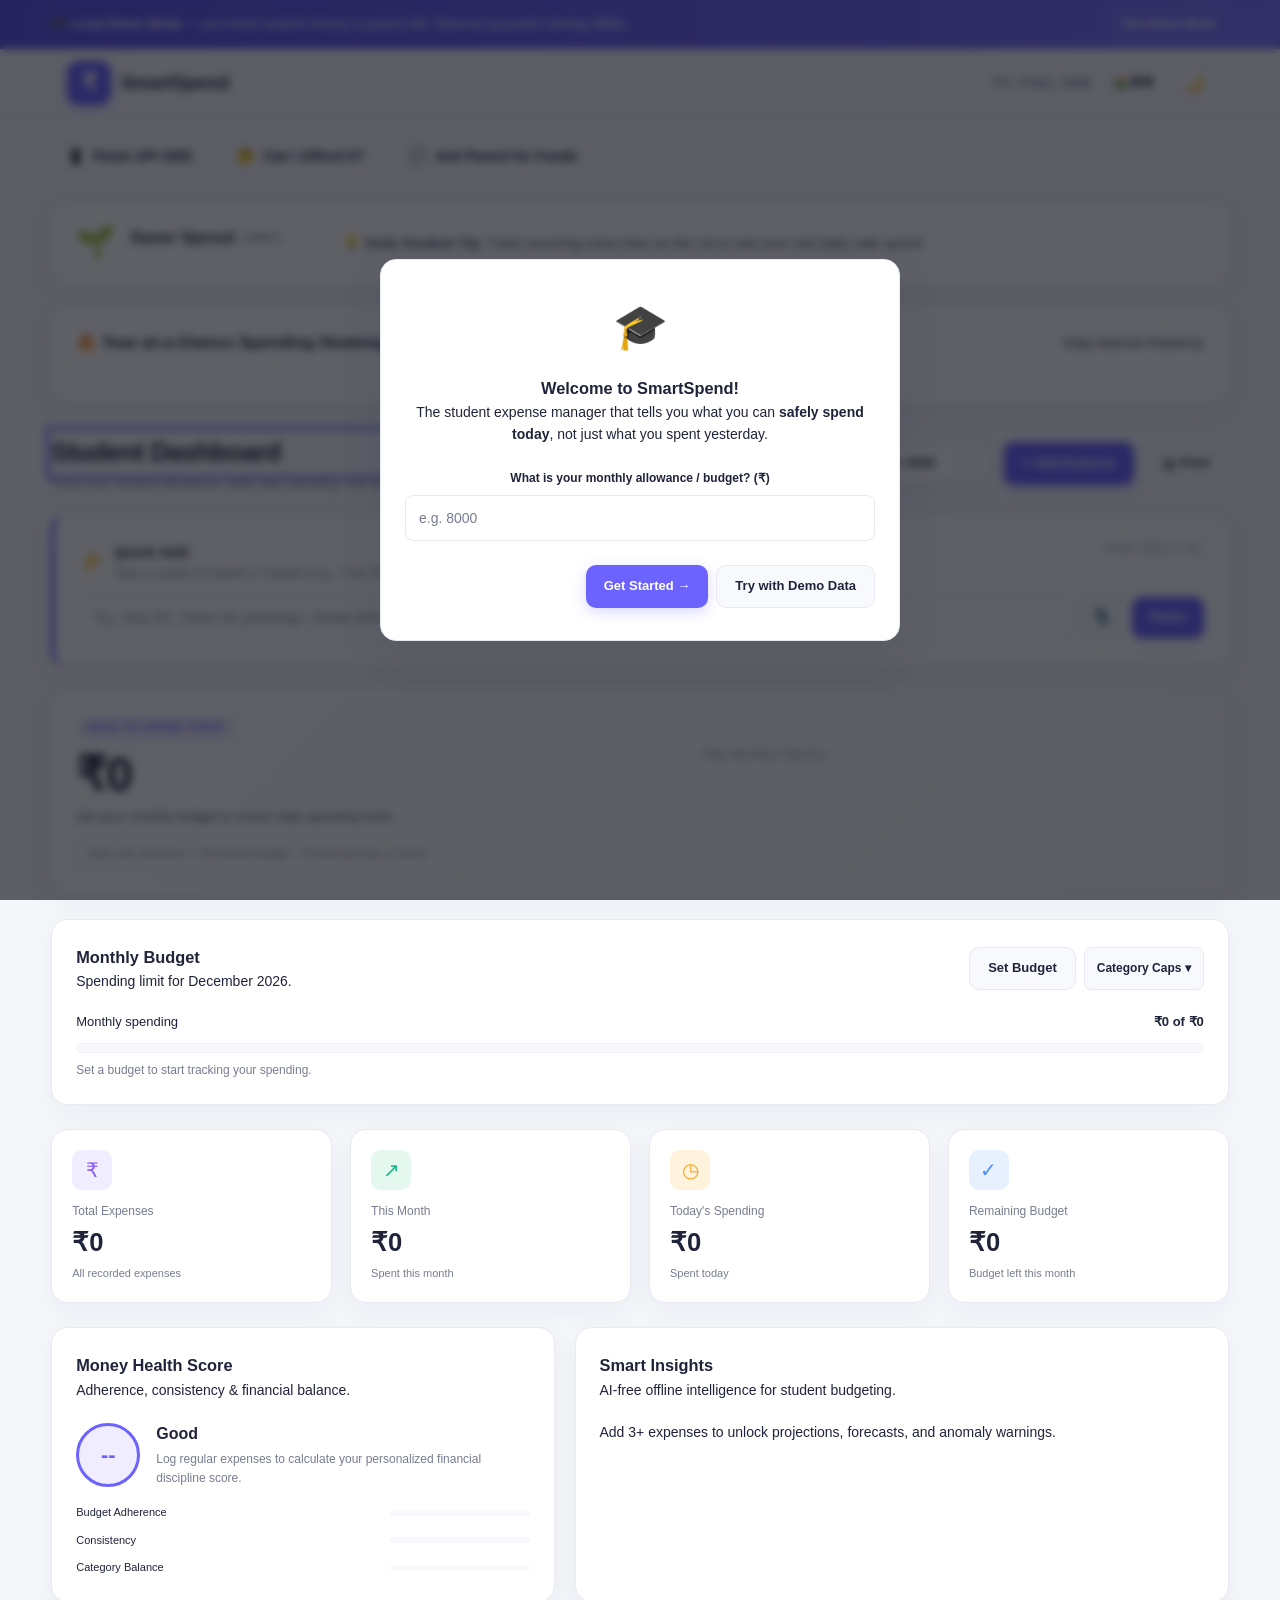
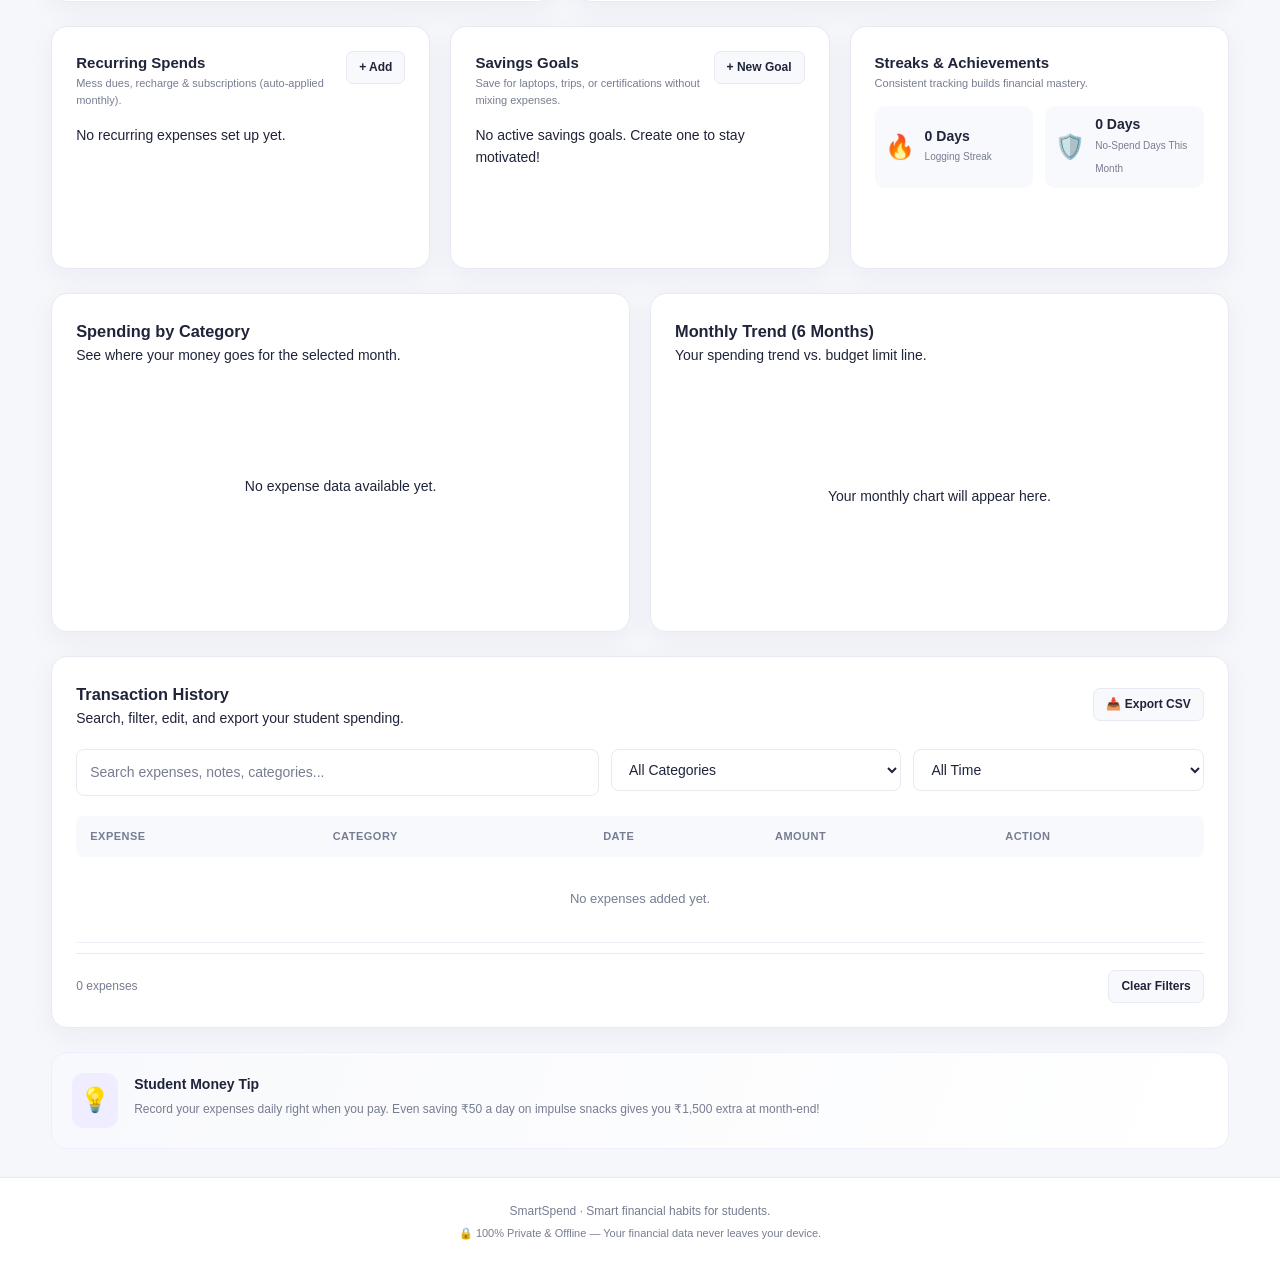
<file: index.html>
<!DOCTYPE html>
<html lang="en">
<head>
    <meta charset="UTF-8">
    <meta name="viewport" content="width=device-width, initial-scale=1.0">
    <meta name="description" content="SmartSpend - Student Expense Manager for B.Tech students. Safe-to-Spend daily allowance, voice quick-add, offline insights, and budgeting.">
    <meta name="theme-color" content="#6c63ff">
    <meta name="apple-mobile-web-app-capable" content="yes">
    <meta name="apple-mobile-web-app-status-bar-style" content="default">
    <meta name="apple-mobile-web-app-title" content="SmartSpend">
    <meta http-equiv="Content-Security-Policy" content="default-src 'self' 'unsafe-inline' https://www.gstatic.com https://*.firebaseio.com https://*.googleapis.com data: blob:; script-src 'self' 'unsafe-inline' https://www.gstatic.com; style-src 'self' 'unsafe-inline'; font-src 'self'; img-src 'self' data: https:; connect-src 'self' https://*.googleapis.com https://*.firebaseio.com wss://*.firebaseio.com;">

    <title>SmartSpend — Student Expense & Budget Manager</title>

    <link rel="manifest" href="manifest.webmanifest">
    <link rel="icon" type="image/svg+xml" href="icons/icon.svg">

    <!-- Inline script to set theme immediately without flashing -->
    <script>
        (function() {
            try {
                var raw = localStorage.getItem('smartSpend.v2');
                if (raw) {
                    var parsed = JSON.parse(raw);
                    var theme = (parsed && parsed.settings && parsed.settings.theme) || 'system';
                    if (theme === 'system') {
                        theme = (window.matchMedia && window.matchMedia('(prefers-color-scheme: dark)').matches) ? 'dark' : 'light';
                    }
                    document.documentElement.setAttribute('data-theme', theme);
                }
            } catch (e) {}
        })();
    </script>

    <!-- External CSS -->
    <link rel="stylesheet" href="style.css">

    <!-- Firebase Config (null by default; switches to cloud mode when populated) -->
    <script src="firebase-config.js"></script>

    <!-- Modular Vanilla JS files loaded in dependency order with defer -->
    <script defer src="js/constants.js"></script>
    <script defer src="js/utils.js"></script>
    <script defer src="js/i18n.js"></script>
    <script defer src="js/storage.js"></script>
    <script defer src="js/insights.js"></script>
    <script defer src="js/parser.js"></script>
    <script defer src="js/charts.js"></script>
    <script defer src="js/ui.js"></script>
    <script defer src="js/demo.js"></script>
    <script defer src="js/adapters/local.js"></script>
    <script defer src="js/adapters/firebase.js"></script>
    <script defer src="js/repo.js"></script>
    <script defer src="js/auth.js"></script>
    <script defer src="js/router.js"></script>
    <script defer src="js/features/upi-parser.js"></script>
    <script defer src="js/features/requests.js"></script>
    <script defer src="js/features/challenges.js"></script>
    <script defer src="js/features/alerts.js"></script>
    <script defer src="js/features/heatmap.js"></script>
    <script defer src="js/features/whatif.js"></script>
    <script defer src="js/features/xp.js"></script>
    <script defer src="js/features/goal-matching.js"></script>
    <script defer src="js/views/auth-view.js"></script>
    <script defer src="js/views/student-view.js"></script>
    <script defer src="js/views/parent-view.js"></script>
    <script defer src="js/views/child-detail-view.js"></script>
    <script defer src="js/views/settings-view.js"></script>
    <script defer src="script.js"></script>
</head>

<body>
    <noscript>
        <div class="noscript-banner">
            ⚠️ SmartSpend requires JavaScript to track student expenses, daily allowances, and smart insights. Please enable JavaScript in your browser.
        </div>
    </noscript>

    <!-- Demo Mode Active Banner -->
    <div id="demoBanner" class="demo-banner" hidden>
        <div class="container demo-banner-content">
            <span>🎮 <strong>Local Demo Mode</strong> — pre-linked student (Aarav) &amp; parent (Mr. Sharma) accounts running offline.</span>
            <button type="button" class="btn btn-sm btn-outline-light" id="exitDemoBtn">Exit Demo Mode</button>
        </div>
    </div>

    <!-- Parent Monitoring Transparent Banner (shown only when student is linked with a parent) -->
    <div id="parentMonitoringBanner" class="parent-monitoring-banner" hidden></div>

    <!-- Global Application Navigation Bar -->
    <nav class="main-navbar" id="mainNavbar">
        <div class="container navbar-content">
            <a href="#/app" class="nav-brand" id="navBrandLogo">
                <span class="logo-icon" aria-hidden="true">₹</span>
                <span>SmartSpend</span>
                <span class="brand-badge" id="navRoleBadge">Student</span>
            </a>

            <ul class="nav-links" id="mainNavLinks">
                <li><a href="#/app" class="nav-link active" id="navDashboardLink">📊 Dashboard</a></li>
                <li><a href="#/link" class="nav-link" id="navLinkParentLink">🤝 Link Parent</a></li>
                <li><a href="#/parent" class="nav-link" id="navFamilyLink" hidden>👨‍👩‍👧 Family</a></li>
                <li><a href="#/settings" class="nav-link" id="navSettingsLink">⚙️ Settings</a></li>
            </ul>

            <div class="navbar-controls">
                <div class="header-date" id="currentDate" style="font-size: 0.85rem; color: var(--text-secondary);">
                    Today
                </div>
                <button type="button" class="btn btn-sm btn-outline-secondary" id="navLangToggleBtn" title="Switch Language (भाषा)">
                    🇮🇳 हिन्दी
                </button>
                <button type="button" class="icon-btn" id="installAppBtn" title="Install SmartSpend as App" aria-label="Install App" hidden>
                    📲 <span class="btn-text">Install</span>
                </button>
                <button type="button" class="icon-btn" id="themeToggleBtn" title="Toggle Theme" aria-label="Toggle Theme">
                    🌙
                </button>
                <div class="user-nav-pill" id="navUserPill">
                    <div class="user-nav-avatar" id="navUserAvatar">A</div>
                    <span id="navUserName">Aarav</span>
                </div>
                <button type="button" class="btn btn-sm btn-outline-danger" id="navSignOutBtn" title="Sign Out">
                    Sign Out
                </button>
            </div>
        </div>
    </nav>

    <!-- Top-Level View Containers (Single-Page-App Views Managed by SS.router) -->
    <div id="authViewContainer" class="app-view" hidden></div>
    <div id="parentViewContainer" class="app-view" hidden></div>
    <div id="childDetailViewContainer" class="app-view" hidden></div>
    <div id="linkViewContainer" class="app-view" hidden></div>
    <div id="settingsViewContainer" class="app-view" hidden></div>

    <!-- Student Dashboard View Container -->
    <div id="studentViewContainer" class="app-view active-view">
        <!-- Quick Action Shortcuts Bar -->
        <div class="container" style="margin-top: 1.2rem;">
            <div class="student-quick-actions-bar">
                <button type="button" class="quick-action-chip" id="openUpiImporterBtn">
                    📱 <strong>Paste UPI SMS</strong>
                </button>
                <button type="button" class="quick-action-chip" id="openSimulatorBtn">
                    🤔 <strong>Can I Afford It?</strong>
                </button>
                <button type="button" class="quick-action-chip" id="openRequestMoneyBtn">
                    💬 <strong>Ask Parent for Funds</strong>
                </button>
            </div>
        </div>

        <!-- Student Gamification XP Card -->
        <div class="container" style="margin-bottom: 1.2rem;">
            <div class="card student-xp-card" style="display: flex; align-items: center; justify-content: space-between; flex-wrap: wrap; gap: 1rem; padding: 1rem 1.4rem;">
                <div style="display: flex; align-items: center; gap: 1rem;">
                    <div style="font-size: 2rem;">🌱</div>
                    <div>
                        <div style="display: flex; align-items: center; gap: 0.5rem;">
                            <strong id="studentLevelBadge" style="font-size: 1.05rem; color: var(--primary-color);">Saver Sprout</strong>
                            <span class="badge badge-secondary" style="font-size: 0.75rem;">Level 1</span>
                        </div>
                        <div style="width: 180px; height: 6px; background: var(--bg-secondary); border-radius: 3px; overflow: hidden; margin-top: 4px;">
                            <div id="studentXpFill" style="width: 45%; height: 100%; background: var(--primary-color);"></div>
                        </div>
                    </div>
                </div>
                <div style="flex: 1; min-width: 260px; font-size: 0.88rem; color: var(--text-secondary); border-left: 2px solid var(--border-color); padding-left: 1rem;">
                    💡 <strong>Daily Student Tip:</strong> <span id="studentDailyTipText">Track recurring mess fees on the 1st to see your real daily safe spend.</span>
                </div>
            </div>
        </div>

        <!-- Year-at-a-Glance Heatmap Card -->
        <div class="container" style="margin-bottom: 1.2rem;">
            <div class="card heatmap-card">
                <div style="display: flex; justify-content: space-between; align-items: center; margin-bottom: 0.6rem;">
                    <h3 style="margin: 0; font-size: 1.05rem;">🔥 Year-at-a-Glance Spending Heatmap</h3>
                    <span class="text-muted" style="font-size: 0.8rem;">Daily expense frequency</span>
                </div>
                <div id="studentSpendingHeatmap" style="overflow-x: auto; padding: 0.4rem 0;"></div>
            </div>
        </div>

        <main class="container">

        <!-- Welcome Section with Month Navigator & Actions -->
        <section class="welcome-section">
            <div class="welcome-text">
                <h2>Student Dashboard</h2>
                <p>Track your student allowance, daily safe spending, and savings goals.</p>
            </div>

            <div class="welcome-controls">
                <!-- Month Navigator -->
                <div class="month-navigator" role="group" aria-label="Month Navigation">
                    <button type="button" class="month-nav-btn" id="prevMonthBtn" aria-label="Previous Month">‹</button>
                    <span class="month-nav-label" id="selectedMonthLabel">October 2026</span>
                    <button type="button" class="month-nav-btn" id="nextMonthBtn" aria-label="Next Month" disabled>›</button>
                </div>

                <div class="welcome-buttons">
                    <button type="button" class="btn btn-primary" id="addExpenseBtn" title="Shortcut: Press 'N'">
                        + Add Expense
                    </button>
                    <button type="button" class="btn btn-secondary" id="printReportBtn" title="Print or save as PDF">
                        🖨️ Print
                    </button>
                </div>
            </div>
        </section>

        <!-- Quick Add in one line (Text + Voice) -->
        <section class="quick-add-section card">
            <div class="quick-add-header">
                <div class="quick-add-title">
                    <span class="quick-add-icon">⚡</span>
                    <div>
                        <h3>Quick Add</h3>
                        <p>Type or speak in English or Hinglish (e.g., <em>"chai 20"</em>, <em>"auto 40 yesterday"</em>, <em>"pizza 450 with 3 friends"</em>)</p>
                    </div>
                </div>
                <span class="shortcut-hint">Press <kbd>Ctrl</kbd>+<kbd>K</kbd></span>
            </div>

            <form id="quickAddForm" class="quick-add-form" onsubmit="return false;">
                <div class="quick-add-input-wrapper">
                    <input
                        type="text"
                        id="quickAddInput"
                        placeholder="Try: 'chai 20', 'metro 40 yesterday', 'books 650'..."
                        autocomplete="off"
                    >
                    <button type="button" class="mic-btn" id="voiceAddBtn" title="Speak expense (Voice Recognition)" aria-label="Speak expense">
                        🎙️
                    </button>
                    <button type="button" class="btn btn-primary quick-parse-btn" id="parseQuickAddBtn">
                        Parse
                    </button>
                </div>
            </form>

            <!-- Quick Add Live Preview Chip Row -->
            <div id="quickAddPreview" class="quick-add-preview" hidden>
                <div class="preview-chips">
                    <span class="chip chip-title" id="previewTitle">Chai</span>
                    <span class="chip chip-amount" id="previewAmount">₹20</span>
                    <span class="chip chip-category" id="previewCategory">Food</span>
                    <span class="chip chip-date" id="previewDate">Today</span>
                    <span class="chip chip-split" id="previewSplit" hidden>Split</span>
                </div>
                <div class="preview-actions">
                    <button type="button" class="btn btn-sm btn-primary" id="confirmQuickAddBtn">✓ Save</button>
                    <button type="button" class="btn btn-sm btn-secondary" id="editQuickAddBtn">✏️ Edit in Form</button>
                    <button type="button" class="btn btn-sm btn-ghost" id="cancelQuickAddBtn">Cancel</button>
                </div>
            </div>
        </section>

        <!-- Safe-to-Spend Today Hero Tile -->
        <section class="safe-hero-card card" id="safeHeroCard">
            <div class="safe-hero-main">
                <div class="safe-hero-badge" id="safeHeroBadge">Safe-to-Spend Today</div>
                <div class="safe-hero-amount" id="safeHeroAmount">₹0</div>
                <p class="safe-hero-message" id="safeHeroMessage">Set your monthly budget to unlock daily spending limits.</p>
                <div class="safe-hero-formula" id="safeHeroFormula">
                    Daily safe allowance = Remaining Budget ÷ Remaining Days in Month
                </div>
            </div>
            <div class="safe-hero-chart">
                <div class="sparkline-header">
                    <span>Daily Spending Trajectory</span>
                    <span id="safeDailyLimitLabel"></span>
                </div>
                <div id="dailySparkline" class="daily-sparkline-container" aria-label="Daily spending sparkline"></div>
            </div>
        </section>

        <!-- Monthly Budget Card -->
        <section class="budget-section card">
            <div class="budget-heading">
                <div>
                    <h3>Monthly Budget</h3>
                    <p id="budgetMonthDesc">Spending limit for the selected month.</p>
                </div>

                <div class="budget-heading-actions">
                    <button class="btn btn-secondary" id="editBudgetBtn">
                        Set Budget
                    </button>
                    <button class="btn btn-secondary btn-sm" id="toggleCategoryBudgetsBtn">
                        Category Caps ▾
                    </button>
                </div>
            </div>

            <!-- Set/Edit Budget Row -->
            <div class="budget-input-row" id="budgetForm" hidden>
                <label for="budgetInput">Monthly budget (₹)</label>
                <input
                    type="number"
                    id="budgetInput"
                    min="1"
                    step="1"
                    placeholder="Enter monthly budget"
                >
                <button class="btn btn-primary" id="saveBudgetBtn">
                    Save
                </button>
                <button class="btn btn-secondary" id="cancelBudgetBtn">
                    Cancel
                </button>
            </div>

            <!-- Collapsible Category Budgets Panel -->
            <div class="category-budgets-panel" id="categoryBudgetsPanel" hidden>
                <div class="category-budgets-header">
                    <h4>Monthly Category Caps (Optional)</h4>
                    <p>Set spending limits on individual categories to get alerted when reaching 80% or 100%.</p>
                </div>
                <div class="category-budgets-grid" id="categoryBudgetsGrid">
                    <!-- Populated dynamically -->
                </div>
                <div class="category-budgets-actions">
                    <button type="button" class="btn btn-sm btn-primary" id="saveCategoryBudgetsBtn">Save Category Caps</button>
                </div>
            </div>

            <div class="budget-progress-info">
                <span>Monthly spending</span>
                <strong id="budgetSummary">₹0 of ₹0</strong>
            </div>

            <div
                class="progress-track"
                role="progressbar"
                aria-label="Monthly budget used"
                aria-valuemin="0"
                aria-valuemax="100"
                aria-valuenow="0"
                id="budgetProgress"
            >
                <div class="progress-fill" id="budgetProgressFill"></div>
            </div>

            <p class="budget-message" id="budgetMessage">
                Set a budget to start tracking your spending.
            </p>
        </section>

        <!-- Summary Cards Grid -->
        <section class="summary-grid">

            <article class="summary-card card">
                <div class="summary-icon purple">₹</div>
                <p>Total Expenses</p>
                <h3 id="totalExpenses">₹0</h3>
                <span class="summary-note">All recorded expenses</span>
            </article>

            <article class="summary-card card">
                <div class="summary-icon green">↗</div>
                <p id="thisMonthLabel">This Month</p>
                <h3 id="monthlyExpenses">₹0</h3>
                <span class="summary-note">Spent this month</span>
            </article>

            <article class="summary-card card">
                <div class="summary-icon orange">◷</div>
                <p>Today's Spending</p>
                <h3 id="todayExpenses">₹0</h3>
                <span class="summary-note">Spent today</span>
            </article>

            <article class="summary-card card">
                <div class="summary-icon blue">✓</div>
                <p>Remaining Budget</p>
                <h3 id="remainingBudget">₹0</h3>
                <span class="summary-note">Budget left this month</span>
            </article>

        </section>

        <!-- Smart Insights & Money Health Score -->
        <section class="insights-health-grid">
            <!-- Money Health Score Card -->
            <article class="card health-card">
                <div class="section-heading">
                    <div>
                        <h3>Money Health Score</h3>
                        <p>Adherence, consistency &amp; financial balance.</p>
                    </div>
                </div>

                <div class="health-score-container">
                    <div class="health-score-badge" id="healthScoreBadge">--</div>
                    <div class="health-score-details">
                        <strong class="health-rating" id="healthRating">Good</strong>
                        <p class="health-tip" id="healthTip">Log regular expenses to calculate your personalized financial discipline score.</p>
                    </div>
                </div>

                <div class="health-bars" id="healthBars">
                    <div class="health-metric">
                        <span>Budget Adherence</span>
                        <div class="metric-track"><div class="metric-fill" id="metricBudgetFill" style="width:0%"></div></div>
                    </div>
                    <div class="health-metric">
                        <span>Consistency</span>
                        <div class="metric-track"><div class="metric-fill" id="metricConsistencyFill" style="width:0%"></div></div>
                    </div>
                    <div class="health-metric">
                        <span>Category Balance</span>
                        <div class="metric-track"><div class="metric-fill" id="metricBalanceFill" style="width:0%"></div></div>
                    </div>
                </div>
            </article>

            <!-- Smart Insights Card -->
            <article class="card insights-card">
                <div class="section-heading">
                    <div>
                        <h3>Smart Insights</h3>
                        <p>AI-free offline intelligence for student budgeting.</p>
                    </div>
                </div>

                <div class="insights-list" id="insightsList">
                    <div class="empty-state">Add 3+ expenses to unlock projections, forecasts, and anomaly warnings.</div>
                </div>
            </article>
        </section>

        <!-- Student Life Hub (Recurring, Savings Goals, Streaks & Badges) -->
        <section class="student-hub-grid">
            <!-- Recurring Subscriptions -->
            <article class="card hub-card">
                <div class="hub-card-header">
                    <div>
                        <h3>Recurring Spends</h3>
                        <p>Mess dues, recharge &amp; subscriptions (auto-applied monthly).</p>
                    </div>
                    <button type="button" class="btn btn-sm btn-secondary" id="addRecurringBtn">+ Add</button>
                </div>
                <div class="recurring-list" id="recurringList">
                    <div class="empty-state-sm">No recurring expenses set up yet.</div>
                </div>
            </article>

            <!-- Savings Goals -->
            <article class="card hub-card">
                <div class="hub-card-header">
                    <div>
                        <h3>Savings Goals</h3>
                        <p>Save for laptops, trips, or certifications without mixing expenses.</p>
                    </div>
                    <button type="button" class="btn btn-sm btn-secondary" id="addGoalBtn">+ New Goal</button>
                </div>
                <div class="goals-list" id="goalsList">
                    <div class="empty-state-sm">No active savings goals. Create one to stay motivated!</div>
                </div>
            </article>

            <!-- Streaks & Badges -->
            <article class="card hub-card">
                <div class="hub-card-header">
                    <div>
                        <h3>Streaks &amp; Achievements</h3>
                        <p>Consistent tracking builds financial mastery.</p>
                    </div>
                </div>
                <div class="streaks-display">
                    <div class="streak-item">
                        <span class="streak-icon">🔥</span>
                        <div>
                            <strong id="currentStreakCount">0 Days</strong>
                            <small>Logging Streak</small>
                        </div>
                    </div>
                    <div class="streak-item">
                        <span class="streak-icon">🛡️</span>
                        <div>
                            <strong id="noSpendDaysCount">0 Days</strong>
                            <small>No-Spend Days This Month</small>
                        </div>
                    </div>
                </div>
                <div class="badges-grid" id="badgesGrid">
                    <!-- Populated dynamically from constants -->
                </div>
            </article>
        </section>
         

        <!-- Add / Edit Expense Form Section -->
        <section class="card expense-form-section" id="expenseFormSection" hidden>
            <div class="section-heading">
                <div>
                    <h3 id="expenseFormHeading">Add New Expense</h3>
                    <p id="expenseFormSubheading">Enter the details of your spending.</p>
                </div>
                <button
                    type="button"
                    class="close-btn"
                    id="closeExpenseFormBtn"
                    aria-label="Close expense form"
                >
                    ×
                </button>
            </div>

            <form id="expenseForm" novalidate>
                <div class="form-grid">

                    <div class="form-group">
                        <label for="expenseTitle">Expense Name *</label>
                        <input
                            type="text"
                            id="expenseTitle"
                            placeholder="e.g. Lunch, Xerox, Hostel Mess"
                            maxlength="80"
                            required
                        >
                    </div>

                    <div class="form-group">
                        <label for="expenseAmount">Amount (₹) *</label>
                        <input
                            type="number"
                            id="expenseAmount"
                            placeholder="e.g. 150"
                            min="0.01"
                            max="1000000"
                            step="0.01"
                            required
                        >
                    </div>

                    <div class="form-group">
                        <label for="expenseCategory">Category *</label>
                        <select id="expenseCategory" required>
                            <!-- Populated dynamically via SS.ui.populateCategorySelects() -->
                        </select>
                    </div>

                    <div class="form-group">
                        <label for="expenseDate">Date *</label>
                        <input type="date" id="expenseDate" required>
                    </div>

                    <div class="form-group">
                        <label for="expenseSplit">Split with Friends (Optional)</label>
                        <input
                            type="number"
                            id="expenseSplit"
                            placeholder="e.g. 2 (if split among 2 friends + you)"
                            min="0"
                            max="20"
                            step="1"
                        >
                    </div>

                    <div class="form-group full-width">
                        <label for="expenseNote">Notes (Optional)</label>
                        <input
                            type="text"
                            id="expenseNote"
                            placeholder="Add short note (e.g., treated batchmates, borrowed from Aryan)"
                            maxlength="200"
                        >
                    </div>

                </div>

                <div class="form-actions">
                    <button type="submit" class="btn btn-primary" id="saveExpenseBtn">
                        Save Expense
                    </button>
                    <button
                        type="button"
                        class="btn btn-secondary"
                        id="resetExpenseFormBtn"
                    >
                        Clear
                    </button>
                </div>
            </form>
        </section>

        <!-- Charts Section -->
        <section class="charts-grid">

            <article class="card chart-card">
                <div class="section-heading">
                    <div>
                        <h3>Spending by Category</h3>
                        <p>See where your money goes for the selected month.</p>
                    </div>
                </div>

                <div class="category-chart" id="categoryChart">
                    <div class="empty-state">
                        No expense data available yet.
                    </div>
                </div>

                <div class="category-legend" id="categoryLegend"></div>
            </article>

            <article class="card chart-card">
                <div class="section-heading">
                    <div>
                        <h3>Monthly Trend (6 Months)</h3>
                        <p>Your spending trend vs. budget limit line.</p>
                    </div>
                </div>

                <div
                    class="monthly-chart"
                    id="monthlyChart"
                    aria-label="Monthly spending chart"
                >
                    <div class="empty-state">
                        Your monthly chart will appear here.
                    </div>
                </div>
            </article>

        </section>

        <!-- Expense History -->
        <section class="card history-section">
            <div class="section-heading history-heading">
                <div>
                    <h3>Transaction History</h3>
                    <p>Search, filter, edit, and export your student spending.</p>
                </div>
                <button type="button" class="btn btn-secondary btn-sm" id="exportFilteredCsvBtn">
                    📥 Export CSV
                </button>
            </div>

            <!-- Search and Filters -->
            <div class="filters">
                <div class="search-box">
                    <label class="visually-hidden" for="searchExpense">
                        Search expenses
                    </label>
                    <input
                        type="search"
                        id="searchExpense"
                        placeholder="Search expenses, notes, categories..."
                    >
                </div>

                <div>
                    <label class="visually-hidden" for="filterCategory">
                        Filter by category
                    </label>
                    <select id="filterCategory">
                        <!-- Populated dynamically -->
                    </select>
                </div>

                <div>
                    <label class="visually-hidden" for="filterMonth">
                        Filter by month
                    </label>
                    <select id="filterMonth">
                        <option value="">All Time</option>
                    </select>
                </div>
            </div>

            <!-- Expenses Table -->
            <div class="table-wrapper">
                <table class="expense-table">
                    <thead>
                        <tr>
                            <th>Expense</th>
                            <th>Category</th>
                            <th>Date</th>
                            <th>Amount</th>
                            <th>Action</th>
                        </tr>
                    </thead>

                    <tbody id="expenseTableBody">
                        <tr>
                            <td colspan="5" class="empty-table">
                                No expenses added yet.
                            </td>
                        </tr>
                    </tbody>
                </table>
            </div>

            <div class="history-footer">
                <div class="history-stats">
                    <span id="expenseCount">0 expenses</span>
                    <span id="filteredTotalLabel" class="filtered-total"></span>
                </div>
                <div class="history-actions">
                    <button
                        type="button"
                        class="btn btn-secondary btn-sm"
                        id="clearFiltersBtn"
                    >
                        Clear Filters
                    </button>
                </div>
            </div>
        </section>

        <!-- Helpful Tip -->
        <section class="tip-card">
            <div class="tip-icon">💡</div>
            <div>
                <h3>Student Money Tip</h3>
                <p id="studentTipText">
                    Record your expenses daily right when you pay. Even saving ₹50 a day on impulse snacks gives you ₹1,500 extra at month-end!
                </p>
            </div>
        </section>

    </main>

    <!-- Footer -->
    <footer class="footer">
        <div class="container footer-content">
            <p>SmartSpend · Smart financial habits for students.</p>
            <p class="privacy-note">🔒 100% Private &amp; Offline — Your financial data never leaves your device.</p>
        </div>
    </footer>
    </div> <!-- /#studentViewContainer -->

    <!-- Mobile Bottom Navigation Bar -->
    <nav class="mobile-bottom-nav" id="mobileBottomNav">
        <ul class="bottom-nav-list">
            <li>
                <a href="#/app" class="bottom-nav-item active" id="mobDashboardLink">
                    <span class="nav-icon">📊</span>
                    <span>Dashboard</span>
                </a>
            </li>
            <li>
                <a href="#/link" class="bottom-nav-item" id="mobLinkParentLink">
                    <span class="nav-icon">🤝</span>
                    <span>Link</span>
                </a>
            </li>
            <li>
                <a href="#/parent" class="bottom-nav-item" id="mobFamilyLink" hidden>
                    <span class="nav-icon">👨‍👩‍👧</span>
                    <span>Family</span>
                </a>
            </li>
            <li>
                <a href="#/settings" class="bottom-nav-item" id="mobSettingsLink">
                    <span class="nav-icon">⚙️</span>
                    <span>Settings</span>
                </a>
            </li>
        </ul>
    </nav>

    <!-- Notification Toast -->
    <div
        id="notification"
        class="notification"
        role="status"
        aria-live="polite"
        hidden
    ></div>

    <!-- Settings & Data Drawer Modal -->
    <div id="settingsModal" class="modal-backdrop" hidden>
        <div class="modal-dialog card" role="dialog" aria-modal="true" aria-labelledby="settingsModalTitle">
            <div class="modal-header">
                <h3 id="settingsModalTitle">Data &amp; Preferences</h3>
                <button type="button" class="close-btn" id="closeSettingsBtn" aria-label="Close Settings">×</button>
            </div>
            <div class="modal-body">
                <div class="settings-group">
                    <h4>Appearance</h4>
                    <div class="theme-selection">
                        <button type="button" class="btn btn-sm btn-secondary theme-opt" data-set-theme="light">☀️ Light</button>
                        <button type="button" class="btn btn-sm btn-secondary theme-opt" data-set-theme="dark">🌙 Dark</button>
                        <button type="button" class="btn btn-sm btn-secondary theme-opt" data-set-theme="system">💻 System</button>
                    </div>
                </div>

                <div class="settings-group">
                    <h4>Data Safety &amp; Backup</h4>
                    <p class="settings-desc">Export a complete backup or import from a previously saved JSON file.</p>
                    <div class="settings-btn-row">
                        <button type="button" class="btn btn-secondary btn-sm" id="exportJsonBtn">💾 Export JSON Backup</button>
                        <label class="btn btn-secondary btn-sm file-upload-label">
                            📂 Import JSON
                            <input type="file" id="importJsonInput" accept=".json" hidden>
                        </label>
                        <button type="button" class="btn btn-secondary btn-sm" id="exportAllCsvBtn">📊 Export All CSV</button>
                    </div>
                    <small id="backupStatusText" class="backup-status">Last backup: Never</small>
                </div>

                <div class="settings-group">
                    <h4>Demo &amp; Testing</h4>
                    <p class="settings-desc">Load realistic 90-day student transactions for demoing and evaluation.</p>
                    <div class="settings-btn-row">
                        <button type="button" class="btn btn-secondary btn-sm" id="loadDemoBtn">🎮 Load Demo Data</button>
                    </div>
                </div>

                <div class="settings-group danger-zone">
                    <h4>Danger Zone</h4>
                    <p class="settings-desc">Erase all transactions, budgets, goals, and reset to a clean state.</p>
                    <button type="button" class="btn btn-danger btn-sm" id="clearAllDataBtn">🗑️ Clear All Data</button>
                </div>
            </div>
        </div>
    </div>

    <!-- First-time Onboarding Modal -->
    <div id="onboardingModal" class="modal-backdrop" hidden>
        <div class="modal-dialog card onboarding-dialog" role="dialog" aria-modal="true" aria-labelledby="onboardingTitle">
            <div class="onboarding-step" id="onboardingStep1">
                <span class="step-icon">🎓</span>
                <h3 id="onboardingTitle">Welcome to SmartSpend!</h3>
                <p>The student expense manager that tells you what you can <strong>safely spend today</strong>, not just what you spent yesterday.</p>
                <div class="form-group" style="margin: 1.5rem 0;">
                    <label for="onboardingBudgetInput">What is your monthly allowance / budget? (₹)</label>
                    <input type="number" id="onboardingBudgetInput" placeholder="e.g. 8000" min="500" step="100">
                </div>
                <div class="modal-actions">
                    <button type="button" class="btn btn-primary" id="onboardingNextBtn">Get Started →</button>
                    <button type="button" class="btn btn-secondary" id="onboardingDemoBtn">Try with Demo Data</button>
                </div>
            </div>
        </div>
    </div>

    <!-- Modal for Adding/Editing Recurring Expenses -->
    <div id="recurringModal" class="modal-backdrop" hidden>
        <div class="modal-dialog card" role="dialog" aria-modal="true" aria-labelledby="recurringModalTitle">
            <div class="modal-header">
                <h3 id="recurringModalTitle">Add Recurring Expense</h3>
                <button type="button" class="close-btn" id="closeRecurringBtn" aria-label="Close">×</button>
            </div>
            <form id="recurringForm">
                <div class="modal-body">
                    <div class="form-group">
                        <label for="recTitle">Expense Name *</label>
                        <input type="text" id="recTitle" placeholder="e.g. Mess Fee, Jio Recharge, Netflix" required maxlength="80">
                    </div>
                    <div class="form-group">
                        <label for="recAmount">Amount (₹) *</label>
                        <input type="number" id="recAmount" min="1" step="1" placeholder="e.g. 3200" required>
                    </div>
                    <div class="form-group">
                        <label for="recCategory">Category *</label>
                        <select id="recCategory" required></select>
                    </div>
                    <div class="form-group">
                        <label for="recDay">Day of Month (1 - 28) *</label>
                        <input type="number" id="recDay" min="1" max="28" value="1" required>
                    </div>
                </div>
                <div class="modal-actions">
                    <button type="submit" class="btn btn-primary">Save Recurring Expense</button>
                    <button type="button" class="btn btn-secondary" id="cancelRecurringBtn">Cancel</button>
                </div>
            </form>
        </div>
    </div>

    <!-- Modal for Adding/Editing Savings Goals -->
    <div id="goalModal" class="modal-backdrop" hidden>
        <div class="modal-dialog card" role="dialog" aria-modal="true" aria-labelledby="goalModalTitle">
            <div class="modal-header">
                <h3 id="goalModalTitle">New Savings Goal</h3>
                <button type="button" class="close-btn" id="closeGoalBtn" aria-label="Close">×</button>
            </div>
            <form id="goalForm">
                <div class="modal-body">
                    <div class="form-group">
                        <label for="goalName">Goal Name *</label>
                        <input type="text" id="goalName" placeholder="e.g. Coding Laptop, Post-Exam Trip" required maxlength="80">
                    </div>
                    <div class="form-group">
                        <label for="goalTarget">Target Amount (₹) *</label>
                        <input type="number" id="goalTarget" min="100" step="100" placeholder="e.g. 30000" required>
                    </div>
                    <div class="form-group">
                        <label for="goalSaved">Currently Saved (₹)</label>
                        <input type="number" id="goalSaved" min="0" step="50" placeholder="0" value="0">
                    </div>
                    <div class="form-group">
                        <label for="goalDeadline">Target Deadline (Optional)</label>
                        <input type="date" id="goalDeadline">
                    </div>
                </div>
                <div class="modal-actions">
                    <button type="submit" class="btn btn-primary">Save Goal</button>
                    <button type="button" class="btn btn-secondary" id="cancelGoalBtn">Cancel</button>
                </div>
            </form>
        </div>
    </div>

    <!-- UPI SMS Paste Importer Modal -->
    <div id="upiModal" class="modal-backdrop" hidden>
        <div class="modal-dialog card" role="dialog" aria-modal="true" aria-labelledby="upiModalTitle">
            <div class="modal-header">
                <h3 id="upiModalTitle">📱 Paste UPI / Bank SMS</h3>
                <button type="button" class="close-btn" id="closeUpiBtn" aria-label="Close">×</button>
            </div>
            <div class="modal-body">
                <p class="text-muted" style="font-size: 0.88rem; margin-bottom: 0.8rem;">
                    Paste any transactional SMS from SBI, HDFC, ICICI, Paytm, PhonePe, or Google Pay. SmartSpend extracts amount, merchant, and category automatically.
                </p>
                <div class="form-group">
                    <label for="upiTextarea">Paste SMS Text *</label>
                    <textarea id="upiTextarea" class="form-control" rows="4" placeholder="e.g. Sent Rs.180.00 from HDFC Bank to CHAI POINT on 18-11-26 via UPI. Ref 432109876543."></textarea>
                </div>
                <div style="margin: 0.8rem 0;">
                    <button type="button" class="btn btn-outline-primary btn-sm" id="parseUpiBtn">⚡ Parse Transaction</button>
                </div>
                <div id="upiPreview" class="upi-preview-box" hidden style="margin-top: 1rem; padding: 1rem; background: var(--bg-secondary); border-radius: 8px; border: 1px solid var(--border-color);"></div>
            </div>
            <div class="modal-actions">
                <button type="button" class="btn btn-primary" id="saveUpiExpenseBtn">Add Expense</button>
                <button type="button" class="btn btn-secondary" onclick="document.getElementById('upiModal').hidden=true">Cancel</button>
            </div>
        </div>
    </div>

    <!-- "Can I Afford It?" Simulator Modal -->
    <div id="simulatorModal" class="modal-backdrop" hidden>
        <div class="modal-dialog card" role="dialog" aria-modal="true" aria-labelledby="simulatorModalTitle">
            <div class="modal-header">
                <h3 id="simulatorModalTitle">🤔 "Can I Afford It?" Simulator</h3>
                <button type="button" class="close-btn" id="closeSimulatorBtn" aria-label="Close">×</button>
            </div>
            <div class="modal-body">
                <p class="text-muted" style="font-size: 0.88rem; margin-bottom: 1rem;">
                    Test a planned purchase before spending. SmartSpend recalculates your daily allowance and checks if savings goals will be delayed.
                </p>
                <div class="form-group">
                    <label for="simAmountInput">Planned Purchase Amount (₹) *</label>
                    <input type="number" id="simAmountInput" class="form-control" min="1" step="1" placeholder="e.g. 1200" required>
                </div>
                <div class="form-group" style="margin-top: 0.8rem;">
                    <label for="simCategorySelect">Category</label>
                    <select id="simCategorySelect" class="form-control">
                        <option value="Food & Dining">Food & Dining</option>
                        <option value="Hostel & Mess">Hostel & Mess</option>
                        <option value="Academics & Books">Academics & Books</option>
                        <option value="Travel & Commute">Travel & Commute</option>
                        <option value="Entertainment">Entertainment</option>
                        <option value="Shopping & Gadgets">Shopping & Gadgets</option>
                        <option value="Personal & Health">Personal & Health</option>
                        <option value="Other">Other</option>
                    </select>
                </div>
                <div style="margin-top: 1rem;">
                    <button type="button" class="btn btn-primary" id="runSimBtn">Simulate Impact →</button>
                </div>
                <div id="simResultBox" class="sim-result-container" hidden style="margin-top: 1.2rem;"></div>
            </div>
        </div>
    </div>

    <!-- Money Request Modal -->
    <div id="requestMoneyModal" class="modal-backdrop" hidden>
        <div class="modal-dialog card" role="dialog" aria-modal="true" aria-labelledby="requestMoneyModalTitle">
            <div class="modal-header">
                <h3 id="requestMoneyModalTitle">💬 Request Funds from Parent</h3>
                <button type="button" class="close-btn" id="closeRequestMoneyBtn" aria-label="Close">×</button>
            </div>
            <form id="requestMoneyForm">
                <div class="modal-body">
                    <p class="text-muted" style="font-size: 0.88rem; margin-bottom: 1rem;">
                        Send a transparent allowance request to your linked parent with a clear purpose.
                    </p>
                    <div class="form-group">
                        <label for="reqTypeSelect">Request Purpose *</label>
                        <select id="reqTypeSelect" class="form-control" required>
                            <option value="extra_money">Extra Monthly Allowance</option>
                            <option value="emergency">Emergency / Medical Expense</option>
                            <option value="exam_fee">Semester / Exam / Books Fee</option>
                            <option value="project">Project / Lab Components</option>
                        </select>
                    </div>
                    <div class="form-group" style="margin-top: 0.8rem;">
                        <label for="reqAmountInput">Amount Needed (₹) *</label>
                        <input type="number" id="reqAmountInput" class="form-control" min="10" step="10" placeholder="e.g. 1500" required>
                    </div>
                    <div class="form-group" style="margin-top: 0.8rem;">
                        <label for="reqReasonInput">Explanation / Note *</label>
                        <input type="text" id="reqReasonInput" class="form-control" maxlength="120" placeholder="e.g. Arduino kit and sensors for mini-project" required>
                    </div>
                </div>
                <div class="modal-actions" style="margin-top: 1.2rem;">
                    <button type="submit" class="btn btn-primary">Send Request</button>
                    <button type="button" class="btn btn-secondary" onclick="document.getElementById('requestMoneyModal').hidden=true">Cancel</button>
                </div>
            </form>
        </div>
    </div>

</body>
</html>
</file>
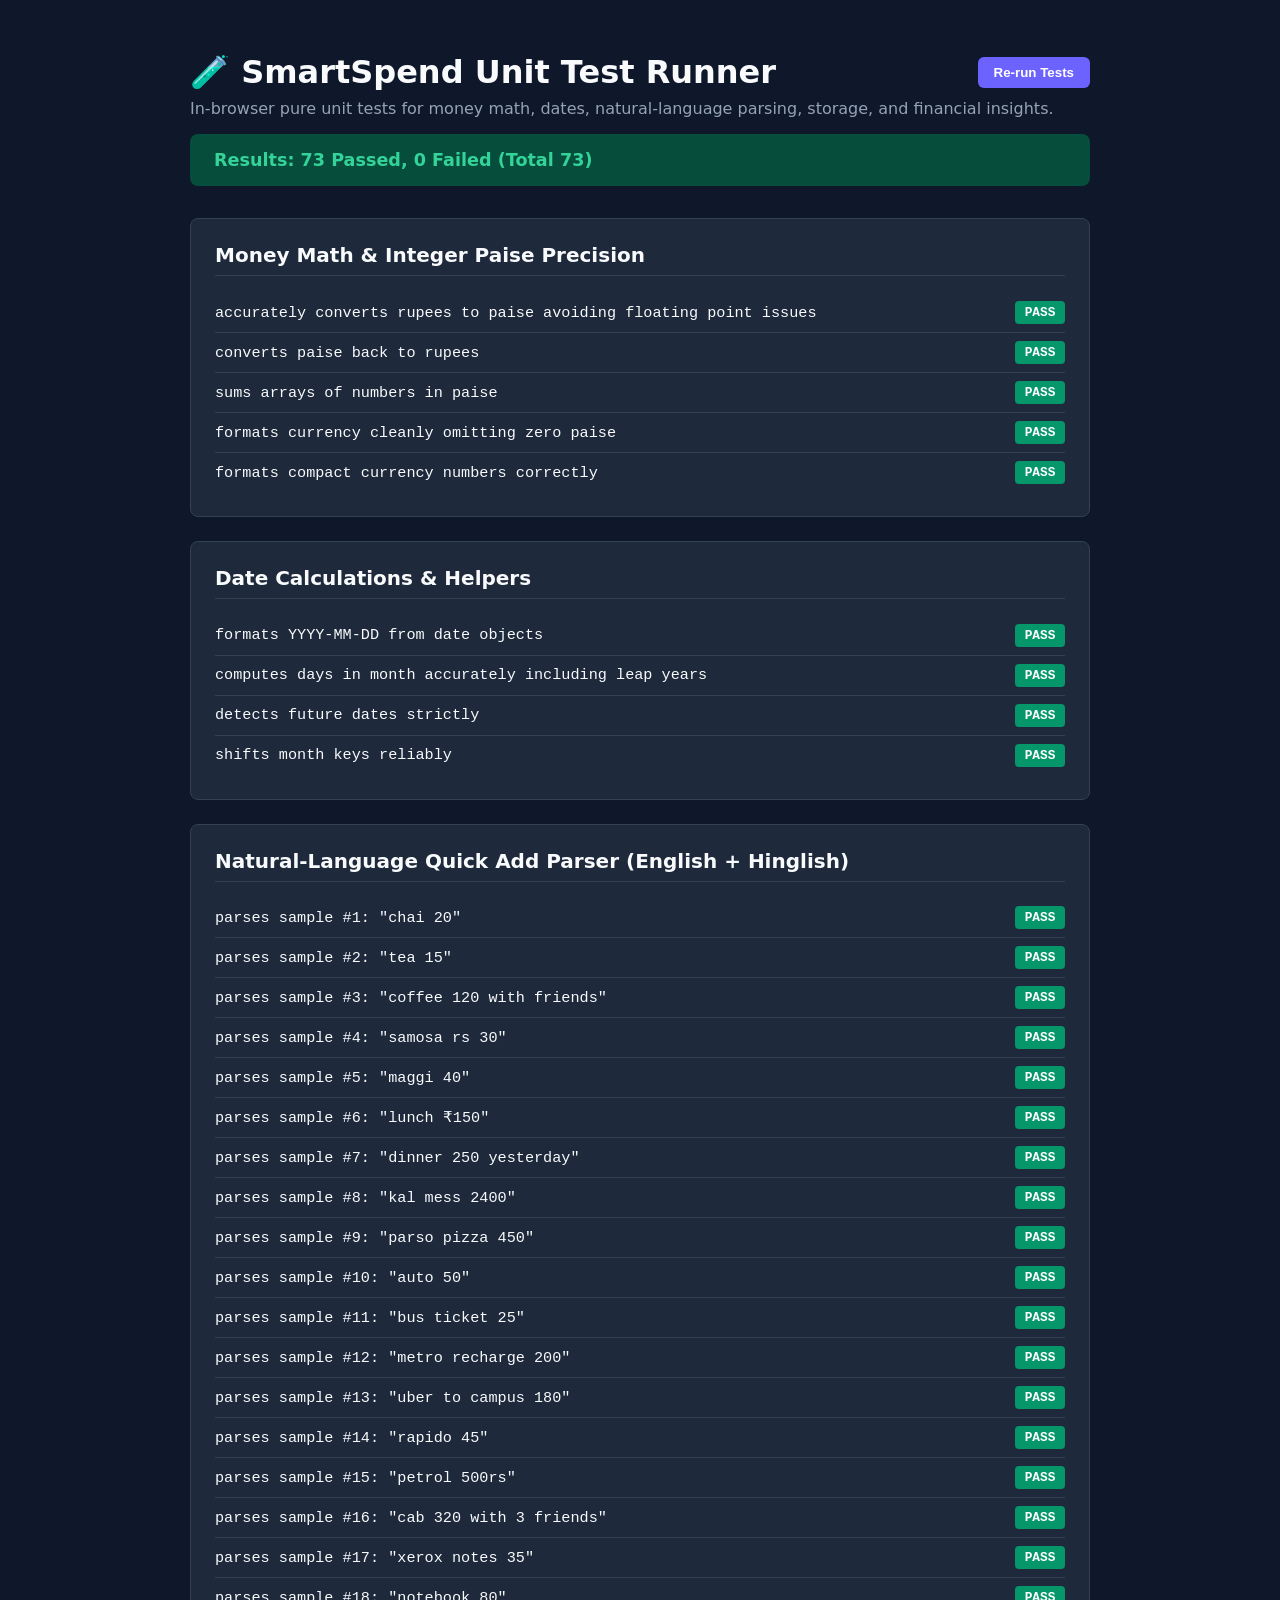
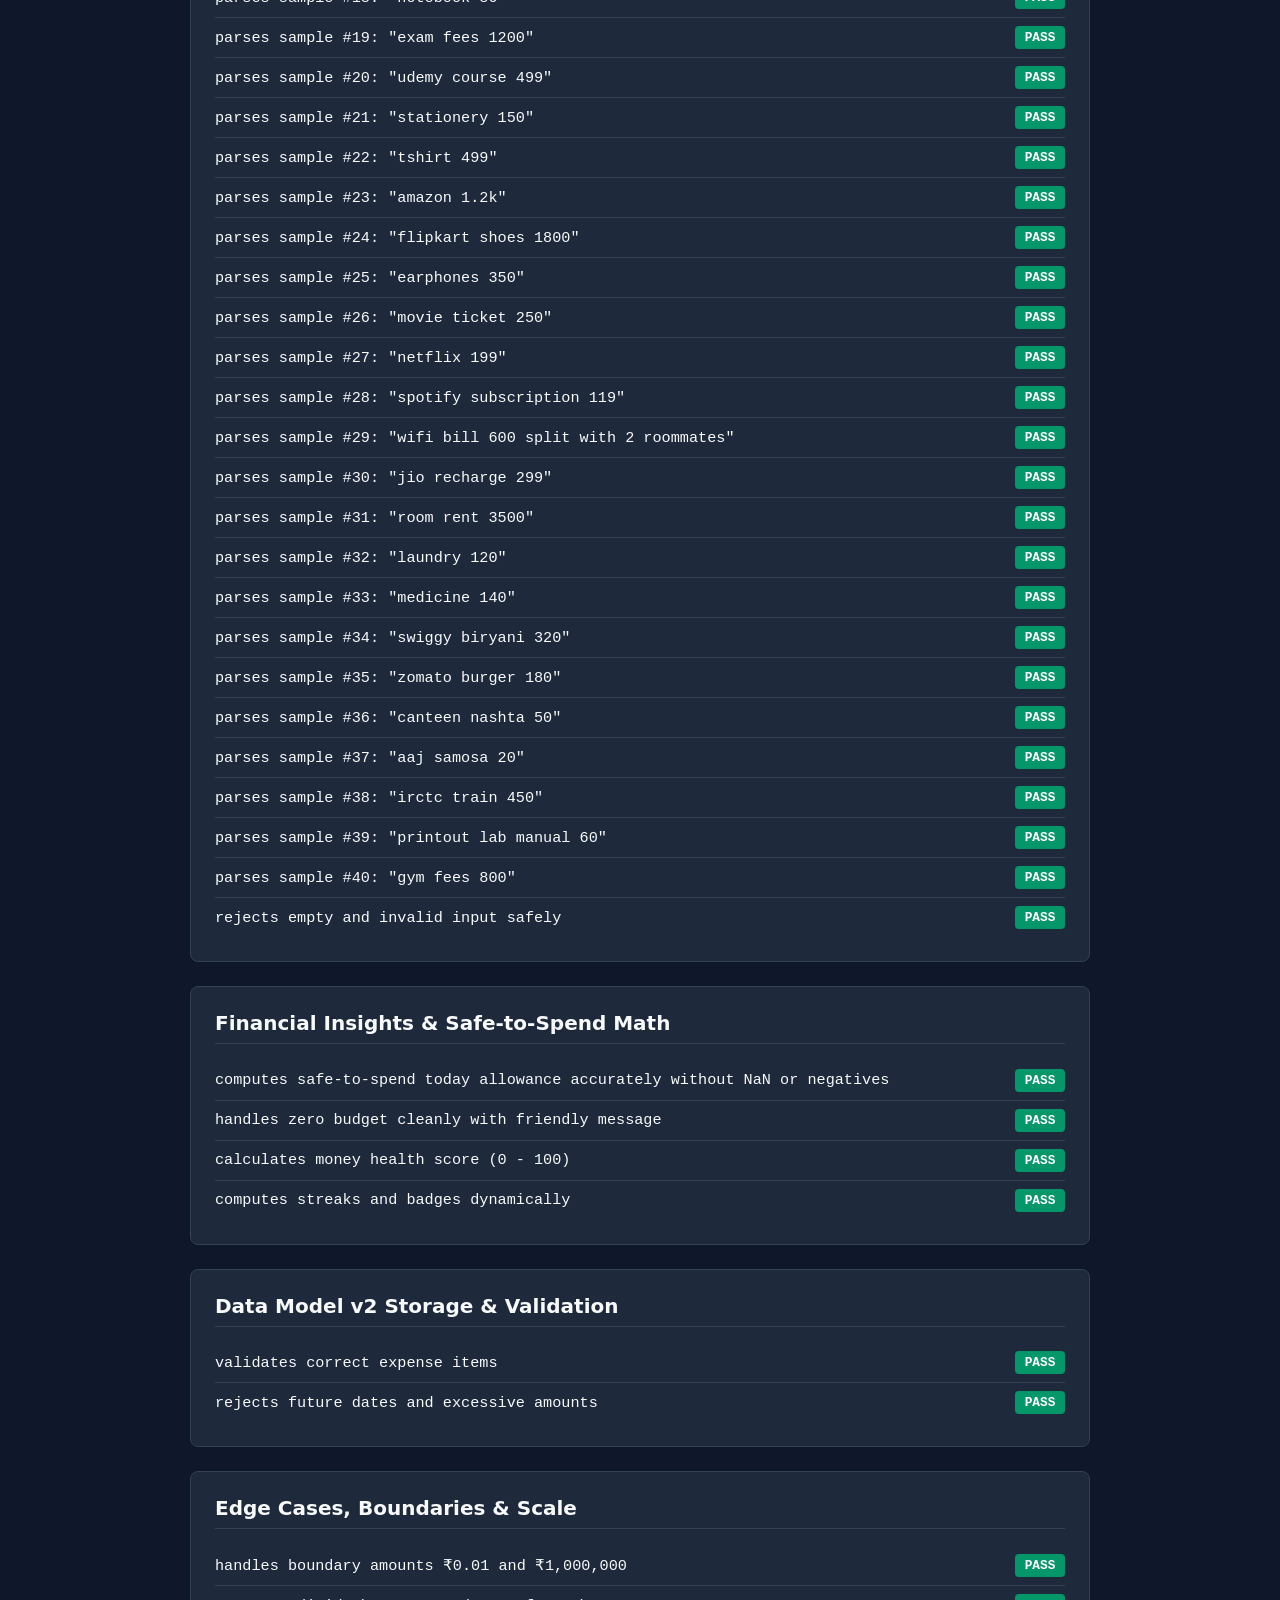
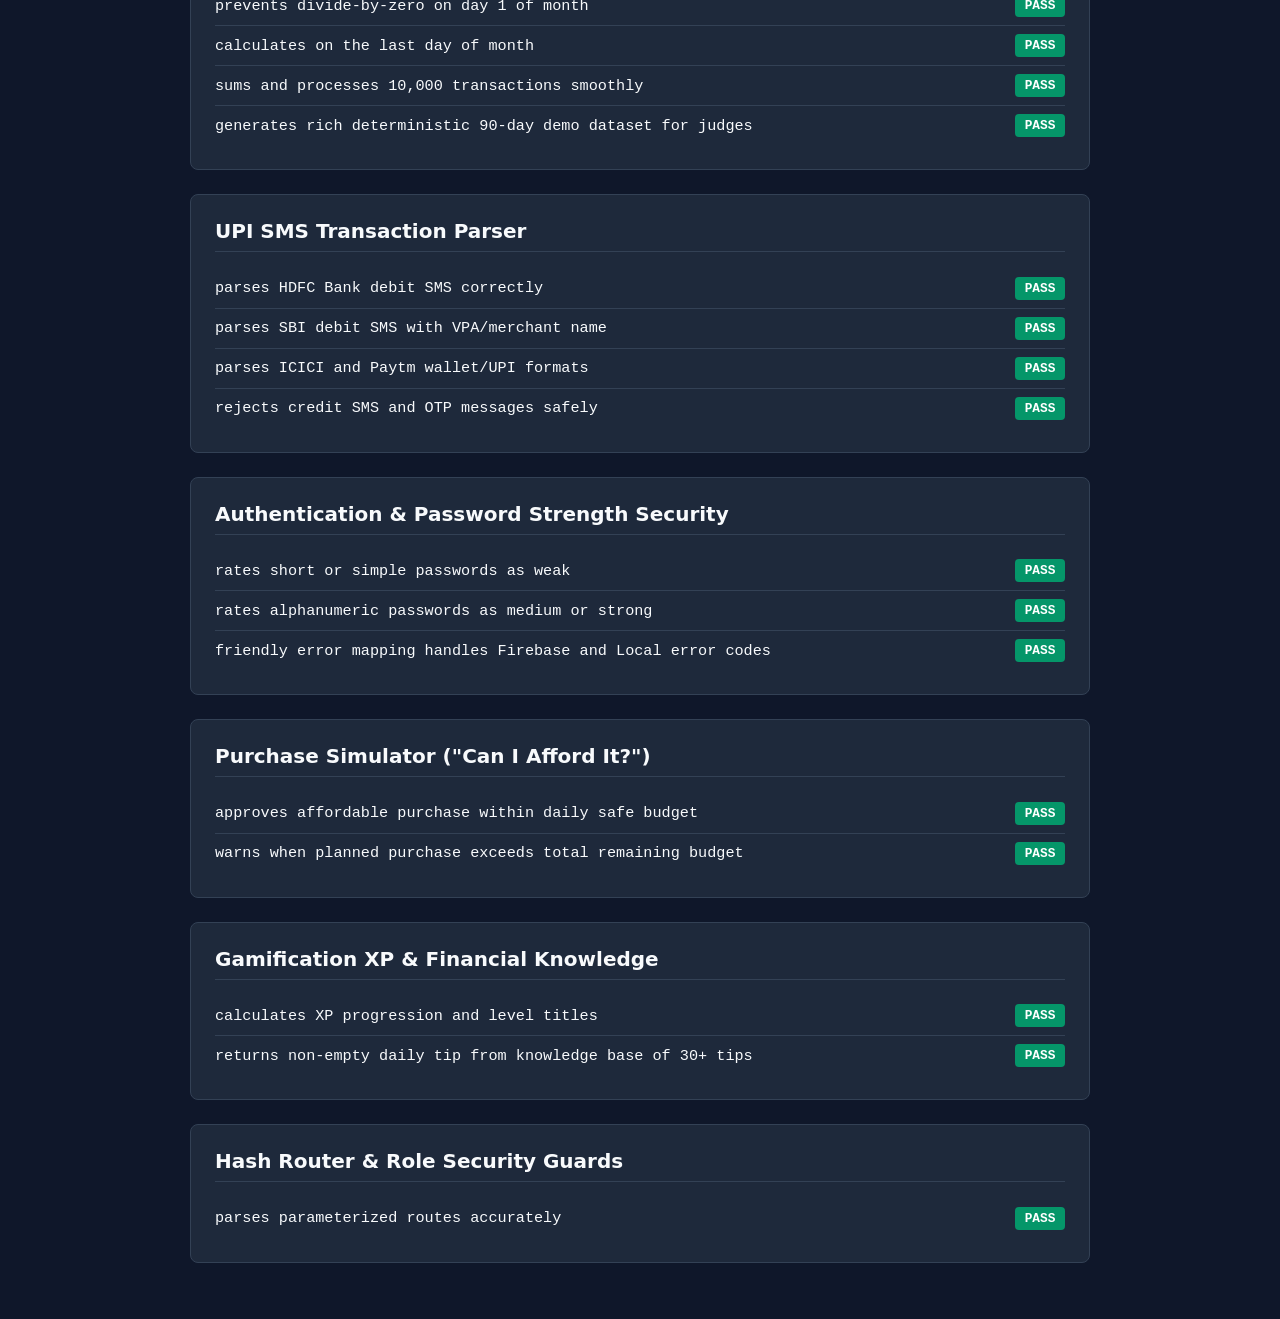
<file: tests.html>
<!DOCTYPE html>
<html lang="en">
<head>
    <meta charset="UTF-8">
    <meta name="viewport" content="width=device-width, initial-scale=1.0">
    <title>SmartSpend Test Runner</title>
    <style>
        body {
            font-family: Inter, system-ui, -apple-system, sans-serif;
            background: #0f172a;
            color: #f8fafc;
            padding: 2rem;
            max-width: 900px;
            margin: 0 auto;
        }
        h1 { margin-bottom: 0.5rem; display: flex; align-items: center; justify-content: space-between; }
        .summary {
            padding: 1rem 1.5rem;
            border-radius: 8px;
            margin-bottom: 2rem;
            font-size: 1.1rem;
            font-weight: 600;
        }
        .summary.passed { background: #064e3b; color: #34d399; }
        .summary.failed { background: #7f1d1d; color: #f87171; }
        .suite {
            background: #1e293b;
            border-radius: 8px;
            padding: 1.5rem;
            margin-bottom: 1.5rem;
            border: 1px solid #334155;
        }
        .suite h2 { margin-top: 0; font-size: 1.25rem; border-bottom: 1px solid #334155; padding-bottom: 0.5rem; }
        .test-case {
            display: flex;
            align-items: center;
            justify-content: space-between;
            padding: 0.5rem 0;
            border-bottom: 1px solid #334155;
            font-family: monospace;
            font-size: 0.95rem;
        }
        .test-case:last-child { border-bottom: none; }
        .badge {
            padding: 0.25rem 0.6rem;
            border-radius: 4px;
            font-weight: bold;
            font-size: 0.8rem;
        }
        .badge.pass { background: #059669; color: white; }
        .badge.fail { background: #dc2626; color: white; }
        .error-msg {
            color: #f87171;
            font-size: 0.85rem;
            margin-top: 0.25rem;
            padding-left: 1rem;
        }
    </style>
    <!-- Load scripts in exact dependency order -->
    <script src="firebase-config.js"></script>
    <script defer src="js/constants.js"></script>
    <script defer src="js/utils.js"></script>
    <script defer src="js/i18n.js"></script>
    <script defer src="js/storage.js"></script>
    <script defer src="js/insights.js"></script>
    <script defer src="js/parser.js"></script>
    <script defer src="js/charts.js"></script>
    <script defer src="js/ui.js"></script>
    <script defer src="js/demo.js"></script>
    <script defer src="js/adapters/local.js"></script>
    <script defer src="js/repo.js"></script>
    <script defer src="js/auth.js"></script>
    <script defer src="js/router.js"></script>
    <script defer src="js/features/upi-parser.js"></script>
    <script defer src="js/features/requests.js"></script>
    <script defer src="js/features/challenges.js"></script>
    <script defer src="js/features/alerts.js"></script>
    <script defer src="js/features/whatif.js"></script>
    <script defer src="js/features/xp.js"></script>
    <script defer src="js/features/goal-matching.js"></script>
</head>
<body>
    <h1>
        <span>🧪 SmartSpend Unit Test Runner</span>
        <button onclick="runAllTests()" style="padding: 0.5rem 1rem; border-radius: 6px; background: #6c63ff; color: white; border: none; cursor: pointer; font-weight: 600;">Re-run Tests</button>
    </h1>
    <p style="color: #94a3b8; margin-top: 0;">In-browser pure unit tests for money math, dates, natural-language parsing, storage, and financial insights.</p>
    
    <div id="summary" class="summary">Running tests...</div>
    <div id="suites"></div>

    <script>
        const suites = [];
        let currentSuite = null;

        function describe(suiteName, fn) {
            currentSuite = { name: suiteName, tests: [] };
            suites.push(currentSuite);
            fn();
        }

        function it(testName, testFn) {
            try {
                testFn();
                currentSuite.tests.push({ name: testName, passed: true });
            } catch (err) {
                currentSuite.tests.push({ name: testName, passed: false, error: err.message });
            }
        }

        function expect(actual) {
            return {
                toBe(expected) {
                    if (actual !== expected) {
                        throw new Error(`Expected ${JSON.stringify(expected)} but got ${JSON.stringify(actual)}`);
                    }
                },
                toEqual(expected) {
                    if (JSON.stringify(actual) !== JSON.stringify(expected)) {
                        throw new Error(`Expected ${JSON.stringify(expected)} but got ${JSON.stringify(actual)}`);
                    }
                },
                toBeGreaterThan(expected) {
                    if (actual <= expected) {
                        throw new Error(`Expected ${actual} > ${expected}`);
                    }
                },
                toBeLessThan(expected) {
                    if (actual >= expected) {
                        throw new Error(`Expected ${actual} < ${expected}`);
                    }
                },
                toBeCloseTo(expected, precision = 2) {
                    if (Math.abs(actual - expected) > Math.pow(10, -precision)) {
                        throw new Error(`Expected ${actual} to be close to ${expected}`);
                    }
                },
                toBeTruthy() {
                    if (!actual) {
                        throw new Error(`Expected ${actual} to be truthy`);
                    }
                },
                toBeFalsy() {
                    if (actual) {
                        throw new Error(`Expected ${actual} to be falsy`);
                    }
                }
            };
        }

        function runAllTests() {
            suites.length = 0;
            const container = document.getElementById('suites');
            const summary = document.getElementById('summary');
            container.innerHTML = '';

            const { utils, constants, insights, parser, storage, demo } = window.SS;

            // 1. Suite: Money Math
            describe('Money Math & Integer Paise Precision', () => {
                it('accurately converts rupees to paise avoiding floating point issues', () => {
                    expect(utils.toPaise(0.1 + 0.2)).toBe(30);
                    expect(utils.toPaise(120)).toBe(12000);
                    expect(utils.toPaise(0.01)).toBe(1);
                    expect(utils.toPaise(999.99)).toBe(99999);
                });

                it('converts paise back to rupees', () => {
                    expect(utils.fromPaise(30)).toBe(0.3);
                    expect(utils.fromPaise(12000)).toBe(120);
                    expect(utils.fromPaise(1)).toBe(0.01);
                });

                it('sums arrays of numbers in paise', () => {
                    expect(utils.sumPaise([0.1, 0.2])).toBe(0.3);
                    expect(utils.sumPaise([{ amt: 10.5 }, { amt: 20.25 }], 'amt')).toBe(30.75);
                });

                it('formats currency cleanly omitting zero paise', () => {
                    expect(utils.formatCurrency(120).replace(/\s/g, ' ')).toBe('₹120');
                    expect(utils.formatCurrency(120.50).replace(/\s/g, ' ')).toBe('₹120.50');
                });

                it('formats compact currency numbers correctly', () => {
                    expect(utils.formatCompactCurrency(1500)).toBe('₹1.5k');
                    expect(utils.formatCompactCurrency(250000)).toBe('₹2.5L');
                    expect(utils.formatCompactCurrency(450)).toBe('₹450');
                });
            });

            // 2. Suite: Date Handling
            describe('Date Calculations & Helpers', () => {
                it('formats YYYY-MM-DD from date objects', () => {
                    const d = new Date(2026, 9, 31);
                    expect(utils.getLocalDateString(d)).toBe('2026-10-31');
                });

                it('computes days in month accurately including leap years', () => {
                    expect(utils.getDaysInMonth('2024-02')).toBe(29); // 2024 leap year
                    expect(utils.getDaysInMonth('2026-02')).toBe(28); // 2026 standard
                    expect(utils.getDaysInMonth('2026-10')).toBe(31);
                    expect(utils.getDaysInMonth('2026-04')).toBe(30);
                });

                it('detects future dates strictly', () => {
                    expect(utils.isFutureDate('2026-11-01', '2026-10-31')).toBe(true);
                    expect(utils.isFutureDate('2026-10-31', '2026-10-31')).toBe(false);
                    expect(utils.isFutureDate('2026-10-30', '2026-10-31')).toBe(false);
                });

                it('shifts month keys reliably', () => {
                    expect(utils.shiftMonthKey('2026-10', -1)).toBe('2026-09');
                    expect(utils.shiftMonthKey('2026-01', -1)).toBe('2025-12');
                    expect(utils.shiftMonthKey('2026-12', 1)).toBe('2027-01');
                });
            });

            // 3. Suite: Natural Language Quick Add Parser (>=40 test cases)
            describe('Natural-Language Quick Add Parser (English + Hinglish)', () => {
                const today = '2026-10-31';

                const testCases = [
                    { input: 'chai 20', expectedCat: 'Food', expectedAmt: 20, expectedTitle: 'Chai' },
                    { input: 'tea 15', expectedCat: 'Food', expectedAmt: 15, expectedTitle: 'Tea' },
                    { input: 'coffee 120 with friends', expectedCat: 'Food', expectedAmt: 120, expectedSplit: 1 },
                    { input: 'samosa rs 30', expectedCat: 'Food', expectedAmt: 30, expectedTitle: 'Samosa' },
                    { input: 'maggi 40', expectedCat: 'Food', expectedAmt: 40, expectedTitle: 'Maggi' },
                    { input: 'lunch ₹150', expectedCat: 'Food', expectedAmt: 150, expectedTitle: 'Lunch' },
                    { input: 'dinner 250 yesterday', expectedCat: 'Food', expectedAmt: 250, expectedDate: '2026-10-30' },
                    { input: 'kal mess 2400', expectedCat: 'Food', expectedAmt: 2400, expectedDate: '2026-10-30' },
                    { input: 'parso pizza 450', expectedCat: 'Food', expectedAmt: 450, expectedDate: '2026-10-29' },
                    { input: 'auto 50', expectedCat: 'Travel', expectedAmt: 50, expectedTitle: 'Auto' },
                    { input: 'bus ticket 25', expectedCat: 'Travel', expectedAmt: 25, expectedTitle: 'Bus ticket' },
                    { input: 'metro recharge 200', expectedCat: 'Travel', expectedAmt: 200 },
                    { input: 'uber to campus 180', expectedCat: 'Travel', expectedAmt: 180 },
                    { input: 'rapido 45', expectedCat: 'Travel', expectedAmt: 45 },
                    { input: 'petrol 500rs', expectedCat: 'Travel', expectedAmt: 500 },
                    { input: 'cab 320 with 3 friends', expectedCat: 'Travel', expectedAmt: 320, expectedSplit: 3 },
                    { input: 'xerox notes 35', expectedCat: 'Education', expectedAmt: 35 },
                    { input: 'notebook 80', expectedCat: 'Education', expectedAmt: 80 },
                    { input: 'exam fees 1200', expectedCat: 'Education', expectedAmt: 1200 },
                    { input: 'udemy course 499', expectedCat: 'Education', expectedAmt: 499 },
                    { input: 'stationery 150', expectedCat: 'Education', expectedAmt: 150 },
                    { input: 'tshirt 499', expectedCat: 'Shopping', expectedAmt: 499 },
                    { input: 'amazon 1.2k', expectedCat: 'Shopping', expectedAmt: 1200 },
                    { input: 'flipkart shoes 1800', expectedCat: 'Shopping', expectedAmt: 1800 },
                    { input: 'earphones 350', expectedCat: 'Shopping', expectedAmt: 350 },
                    { input: 'movie ticket 250', expectedCat: 'Entertainment', expectedAmt: 250 },
                    { input: 'netflix 199', expectedCat: 'Entertainment', expectedAmt: 199 },
                    { input: 'spotify subscription 119', expectedCat: 'Entertainment', expectedAmt: 119 },
                    { input: 'wifi bill 600 split with 2 roommates', expectedCat: 'Bills', expectedAmt: 600, expectedSplit: 2 },
                    { input: 'jio recharge 299', expectedCat: 'Bills', expectedAmt: 299 },
                    { input: 'room rent 3500', expectedCat: 'Bills', expectedAmt: 3500 },
                    { input: 'laundry 120', expectedCat: 'Bills', expectedAmt: 120 },
                    { input: 'medicine 140', expectedCat: 'Other', expectedAmt: 140 },
                    { input: 'swiggy biryani 320', expectedCat: 'Food', expectedAmt: 320 },
                    { input: 'zomato burger 180', expectedCat: 'Food', expectedAmt: 180 },
                    { input: 'canteen nashta 50', expectedCat: 'Food', expectedAmt: 50 },
                    { input: 'aaj samosa 20', expectedCat: 'Food', expectedAmt: 20, expectedDate: '2026-10-31' },
                    { input: 'irctc train 450', expectedCat: 'Travel', expectedAmt: 450 },
                    { input: 'printout lab manual 60', expectedCat: 'Education', expectedAmt: 60 },
                    { input: 'gym fees 800', expectedCat: 'Other', expectedAmt: 800 }
                ];

                testCases.forEach((tc, idx) => {
                    it(`parses sample #${idx + 1}: "${tc.input}"`, () => {
                        const res = parser.parseQuickAdd(tc.input, today);
                        expect(res.ok).toBe(true);
                        expect(res.category).toBe(tc.expectedCat);
                        expect(res.amount).toBe(tc.expectedAmt);
                        if (tc.expectedSplit !== undefined) {
                            expect(res.splitWith).toBe(tc.expectedSplit);
                        }
                        if (tc.expectedDate) {
                            expect(res.date).toBe(tc.expectedDate);
                        }
                    });
                });

                it('rejects empty and invalid input safely', () => {
                    const emptyRes = parser.parseQuickAdd('');
                    expect(emptyRes.ok).toBe(false);
                    expect(emptyRes.errors.length > 0).toBe(true);

                    const noAmtRes = parser.parseQuickAdd('chai samosa');
                    expect(noAmtRes.ok).toBe(false);
                });
            });

            // 4. Suite: Financial Insights & Calculations
            describe('Financial Insights & Safe-to-Spend Math', () => {
                const expenses = [
                    { id: '1', title: 'Mess', amount: 3000, category: 'Food', date: '2026-10-01', splitWith: 0 },
                    { id: '2', title: 'Books', amount: 800, category: 'Education', date: '2026-10-05', splitWith: 0 },
                    { id: '3', title: 'Bus pass', amount: 400, category: 'Travel', date: '2026-10-10', splitWith: 0 },
                    { id: '4', title: 'Chai', amount: 20, category: 'Food', date: '2026-10-31', splitWith: 0 }
                ];

                it('computes safe-to-spend today allowance accurately without NaN or negatives', () => {
                    const res = insights.calculateSafeToSpend({
                        budget: 8000,
                        expenses,
                        selectedMonth: '2026-10',
                        today: '2026-10-31'
                    });
                    expect(res.hasBudget).toBe(true);
                    expect(res.safeToday).toBeGreaterThan(0);
                    expect(Number.isFinite(res.safeToday)).toBe(true);
                    expect(res.daysLeft).toBe(1); // last day of 31-day month
                });

                it('handles zero budget cleanly with friendly message', () => {
                    const res = insights.calculateSafeToSpend({
                        budget: 0,
                        expenses,
                        selectedMonth: '2026-10',
                        today: '2026-10-31'
                    });
                    expect(res.hasBudget).toBe(false);
                    expect(res.safeToday).toBe(0);
                    expect(res.status).toBe('no_budget');
                });

                it('calculates money health score (0 - 100)', () => {
                    const health = insights.calculateHealthScore({
                        budget: 8000,
                        expenses,
                        selectedMonth: '2026-10',
                        today: '2026-10-31'
                    });
                    expect(health.score).toBeGreaterThan(0);
                    expect(health.score).toBeLessThan(101);
                    expect(['Excellent', 'Good', 'Needs Attention'].includes(health.rating)).toBe(true);
                });

                it('computes streaks and badges dynamically', () => {
                    const streaks = insights.calculateStreaks(expenses, '2026-10-31');
                    expect(typeof streaks.currentStreak).toBe('number');
                    expect(streaks.noSpendDaysThisMonth).toBeGreaterThan(0);

                    const badges = insights.calculateBadges({ expenses, streaks, budgets: { '2026-10': 8000 } });
                    expect(badges.includes('first_expense')).toBe(true);
                });
            });

            // 5. Suite: Storage & Data Validation
            describe('Data Model v2 Storage & Validation', () => {
                it('validates correct expense items', () => {
                    const valid = { title: 'Lunch', amount: 150, category: 'Food', date: '2026-10-31' };
                    const res = storage.validateExpense(valid, '2026-10-31');
                    expect(res.valid).toBe(true);
                    expect(res.expense.amount).toBe(150);
                    expect(res.expense.splitWith).toBe(0);
                });

                it('rejects future dates and excessive amounts', () => {
                    const future = { title: 'Movie', amount: 300, category: 'Entertainment', date: '2026-11-05' };
                    const resFuture = storage.validateExpense(future, '2026-10-31');
                    expect(resFuture.valid).toBe(false);

                    const huge = { title: 'Car', amount: 5000000, category: 'Shopping', date: '2026-10-31' };
                    const resHuge = storage.validateExpense(huge, '2026-10-31');
                    expect(resHuge.valid).toBe(false);
                });
            });

            // 6. Suite: Edge Cases & Performance
            describe('Edge Cases, Boundaries & Scale', () => {
                it('handles boundary amounts ₹0.01 and ₹1,000,000', () => {
                    const minExp = { title: 'Penny', amount: 0.01, category: 'Other', date: '2026-10-31' };
                    const maxExp = { title: 'Tuition Cap', amount: 1000000, category: 'Education', date: '2026-10-31' };
                    expect(storage.validateExpense(minExp, '2026-10-31').valid).toBe(true);
                    expect(storage.validateExpense(maxExp, '2026-10-31').valid).toBe(true);

                    const zeroExp = { title: 'Zero', amount: 0, category: 'Food', date: '2026-10-31' };
                    expect(storage.validateExpense(zeroExp, '2026-10-31').valid).toBe(false);
                });

                it('prevents divide-by-zero on day 1 of month', () => {
                    const res = insights.calculateSafeToSpend({
                        budget: 9000,
                        expenses: [],
                        selectedMonth: '2026-10',
                        today: '2026-10-01'
                    });
                    expect(res.daysLeft).toBe(31);
                    expect(res.safeToday).toBe(290.32);
                });

                it('calculates on the last day of month', () => {
                    const res = insights.calculateSafeToSpend({
                        budget: 9000,
                        expenses: [{ amount: 8000, date: '2026-10-15', category: 'Food' }],
                        selectedMonth: '2026-10',
                        today: '2026-10-31'
                    });
                    expect(res.daysLeft).toBe(1);
                    expect(res.safeToday).toBe(1000);
                });

                it('sums and processes 10,000 transactions smoothly', () => {
                    const tenThousand = [];
                    for (let i = 0; i < 10000; i++) {
                        tenThousand.push({ id: `e-${i}`, amount: 15.5, date: '2026-10-15', category: 'Food' });
                    }
                    const start = Date.now();
                    const sum = utils.sumPaise(tenThousand, 'amount');
                    const elapsed = Date.now() - start;
                    expect(sum).toBe(155000);
                    expect(elapsed).toBeLessThan(100); // well under 100ms
                });

                it('generates rich deterministic 90-day demo dataset for judges', () => {
                    const demoState = demo.generate('2026-10-31');
                    expect(demoState.expenses.length).toBeGreaterThan(50);
                    expect(demoState.goals.length).toBe(2);
                    expect(demoState.recurring.length).toBe(2);
                    expect(demoState.budgets['2026-10']).toBe(8500);
                });
            });

            // 7. Suite: UPI SMS Parser
            describe('UPI SMS Transaction Parser', () => {
                const upiParser = window.SS.features.upiParser;

                it('parses HDFC Bank debit SMS correctly', () => {
                    const sms = 'Sent Rs.350.00 from HDFC Bank A/C **1234 to SWIGGY on 15-10-26 via UPI. Ref 654321098765.';
                    const res = upiParser.parseUPIsms(sms);
                    expect(res.ok).toBe(true);
                    expect(res.amount).toBe(350);
                    expect(res.merchant).toBe('SWIGGY');
                    expect(res.category).toBe('Food');
                    expect(res.refNo).toBe('654321098765');
                });

                it('parses SBI debit SMS with VPA/merchant name', () => {
                    const sms = 'Dear SBI User, your A/c ending 5678 debited by Rs.120.00 on 10/10/26 transfer to chai_point@upi (UPI Ref no 112233445566).';
                    const res = upiParser.parseUPIsms(sms);
                    expect(res.ok).toBe(true);
                    expect(res.amount).toBe(120);
                    expect(res.category).toBe('Food');
                });

                it('parses ICICI and Paytm wallet/UPI formats', () => {
                    const sms = 'Paid Rs.450 to UBER INDIA on 12-10-2026 via Paytm UPI Ref 9988776655.';
                    const res = upiParser.parseUPIsms(sms);
                    expect(res.ok).toBe(true);
                    expect(res.amount).toBe(450);
                    expect(res.category).toBe('Travel');
                });

                it('rejects credit SMS and OTP messages safely', () => {
                    const creditSms = 'Your A/c 1234 is credited by Rs.5000.00 from Mr. Sharma.';
                    const otpSms = 'Your OTP for transaction at Amazon is 492011. Do not share with anyone.';
                    expect(upiParser.parseUPIsms(creditSms).ok).toBe(false);
                    expect(upiParser.parseUPIsms(otpSms).ok).toBe(false);
                });
            });

            // 8. Suite: Authentication & Password Strength
            describe('Authentication & Password Strength Security', () => {
                const authModule = window.SS.auth;

                it('rates short or simple passwords as weak', () => {
                    const weak1 = authModule.evaluatePasswordStrength('short');
                    const weak2 = authModule.evaluatePasswordStrength('onlyletters');
                    expect(weak1.class).toBe('weak');
                    expect(weak2.class).toBe('weak');
                });

                it('rates alphanumeric passwords as medium or strong', () => {
                    const med = authModule.evaluatePasswordStrength('Pass1234');
                    expect(med.score >= 2).toBe(true);
                    const strong = authModule.evaluatePasswordStrength('StudentSecure2026!#');
                    expect(strong.class).toBe('strong');
                });

                it('friendly error mapping handles Firebase and Local error codes', () => {
                    const msg1 = authModule.mapAuthError({ code: 'auth/wrong-password' });
                    const msg2 = authModule.mapAuthError({ code: 'invite/not-found' });
                    const msg3 = authModule.mapAuthError({ code: 'invite/expired' });
                    expect(msg1.includes('Incorrect email or password')).toBe(true);
                    expect(msg2.includes('Invite code not found')).toBe(true);
                    expect(msg3.includes('expired')).toBe(true);
                });
            });

            // 9. Suite: "Can I Afford It?" Purchase Simulator
            describe('Purchase Simulator ("Can I Afford It?")', () => {
                const whatIf = window.SS.features.whatIf;

                it('approves affordable purchase within daily safe budget', () => {
                    const res = whatIf.simulatePurchase({
                        plannedAmount: 150,
                        plannedCategory: 'Food & Dining',
                        budget: 9000,
                        expenses: [{ amount: 500, date: '2026-10-02', category: 'Food & Dining' }],
                        goals: []
                    });
                    expect(res.isAffordable).toBe(true);
                    expect(res.newSafeToday > 0).toBe(true);
                });

                it('warns when planned purchase exceeds total remaining budget', () => {
                    const res = whatIf.simulatePurchase({
                        plannedAmount: 12000,
                        plannedCategory: 'Shopping',
                        budget: 8000,
                        expenses: [{ amount: 2000, date: '2026-10-02', category: 'Food' }],
                        goals: [],
                        today: '2026-10-05'
                    });
                    expect(res.isAffordable).toBe(false);
                    expect(res.verdict.includes('Caution')).toBe(true);
                });
            });

            // 10. Suite: Gamification XP & Student Financial Tips
            describe('Gamification XP & Financial Knowledge', () => {
                const xpModule = window.SS.features.xp;

                it('calculates XP progression and level titles', () => {
                    const level0 = xpModule.calculateXP({ expenses: [], streaks: { currentStreak: 0 }, budgets: {} });
                    expect(level0.levelName.includes('Saver Sprout')).toBe(true);
                    expect(level0.currentXP >= 0).toBe(true);

                    // Add expenses and streaks for higher level
                    const expenses = [];
                    for (let i = 1; i <= 25; i++) {
                        expenses.push({ id: `e-${i}`, amount: 100, date: '2026-10-15', category: 'Food & Dining' });
                    }
                    const levelHigher = xpModule.calculateXP({ expenses, streaks: { currentStreak: 10 }, budgets: { '2026-10': 8000 } });
                    expect(levelHigher.currentXP > level0.currentXP).toBe(true);
                });

                it('returns non-empty daily tip from knowledge base of 30+ tips', () => {
                    const tip = xpModule.getDailyTip();
                    expect(typeof tip).toBe('string');
                    expect(tip.length > 10).toBe(true);
                });
            });

            // 11. Suite: Router & Role Guards
            describe('Hash Router & Role Security Guards', () => {
                const router = window.SS.router;

                it('parses parameterized routes accurately', () => {
                    router.addRoute('/parent/child/:uid', { role: 'parent', title: 'Child' });
                    // Test internal path resolution
                    expect(typeof router.navigate).toBe('function');
                });
            });

            // Render UI results
            let totalPass = 0;
            let totalFail = 0;

            suites.forEach(suite => {
                const suiteEl = document.createElement('div');
                suiteEl.className = 'suite';

                const h2 = document.createElement('h2');
                h2.textContent = suite.name;
                suiteEl.appendChild(h2);

                suite.tests.forEach(t => {
                    if (t.passed) totalPass++;
                    else totalFail++;

                    const row = document.createElement('div');
                    row.className = 'test-case';

                    const name = document.createElement('span');
                    name.textContent = t.name;

                    const badge = document.createElement('span');
                    badge.className = `badge ${t.passed ? 'pass' : 'fail'}`;
                    badge.textContent = t.passed ? 'PASS' : 'FAIL';

                    row.appendChild(name);
                    row.appendChild(badge);
                    suiteEl.appendChild(row);

                    if (!t.passed && t.error) {
                        const err = document.createElement('div');
                        err.className = 'error-msg';
                        err.textContent = `❌ ${t.error}`;
                        suiteEl.appendChild(err);
                    }
                });

                container.appendChild(suiteEl);
            });

            summary.textContent = `Results: ${totalPass} Passed, ${totalFail} Failed (Total ${totalPass + totalFail})`;
            summary.className = `summary ${totalFail === 0 ? 'passed' : 'failed'}`;
            console.log(`[SmartSpend Tests] ${totalPass} passed, ${totalFail} failed.`);
        }

        window.addEventListener('DOMContentLoaded', () => {
            runAllTests();
        });
    </script>
</body>
</html>
</file>
<file: style.css>
/* =========================================
   SMART STUDENT EXPENSE MANAGER
   File: style.css
   Visual Language: Modern, Student-First, Polished
========================================= */

/* 1. Design Tokens & Theme Variables */
:root {
    --primary: #6c63ff;
    --primary-dark: #5548e8;
    --primary-light: #efedff;
    --background: #f6f7fb;
    --surface: #ffffff;
    --surface-elevated: #ffffff;
    --surface-sunken: #f8f9fc;
    --text: #20243a;
    --text-secondary: #4b526d;
    --muted: #777d91;
    --border: #e8eaf2;
    --border-light: #f0f1f8;
    --input-bg: #ffffff;
    --green: #20b486;
    --green-light: #e4f8f0;
    --orange: #f5a623;
    --orange-light: #fff3dd;
    --blue: #4b8df8;
    --blue-light: #e7f0ff;
    --purple: #8b5cf6;
    --purple-light: #efedff;
    --red: #e05260;
    --red-light: #fff0f0;
    --shadow: 0 8px 28px rgba(30, 38, 75, 0.05);
    --shadow-lg: 0 16px 40px rgba(30, 38, 75, 0.12);
    --radius: 16px;
    --radius-sm: 8px;
    --radius-md: 12px;
}

[data-theme="dark"] {
    --primary: #857dfa;
    --primary-dark: #6e64f7;
    --primary-light: rgba(108, 99, 255, 0.2);
    --background: #0f111a;
    --surface: #171a26;
    --surface-elevated: #1f2334;
    --surface-sunken: #121420;
    --text: #f1f3f9;
    --text-secondary: #c2c7dc;
    --muted: #8d94ab;
    --border: #262a3e;
    --border-light: #1f2334;
    --input-bg: #1c2030;
    --green: #2ecc71;
    --green-light: rgba(46, 204, 113, 0.16);
    --orange: #f39c12;
    --orange-light: rgba(243, 156, 18, 0.16);
    --blue: #5dade2;
    --blue-light: rgba(93, 173, 226, 0.16);
    --purple: #a569bd;
    --purple-light: rgba(165, 105, 189, 0.16);
    --red: #e74c3c;
    --red-light: rgba(231, 76, 60, 0.16);
    --shadow: 0 8px 28px rgba(0, 0, 0, 0.35);
    --shadow-lg: 0 16px 40px rgba(0, 0, 0, 0.55);
}

/* 2. Global Resets & Base Styles */
* {
    margin: 0;
    padding: 0;
    box-sizing: border-box;
}

html {
    scroll-behavior: smooth;
}

body {
    font-family: Inter, "Segoe UI", -apple-system, BlinkMacSystemFont, Arial, sans-serif;
    background: var(--background);
    color: var(--text);
    line-height: 1.6;
    font-size: 14px;
    transition: background-color 0.2s ease, color 0.2s ease;
}

button,
input,
select,
textarea {
    font: inherit;
    color: inherit;
}

button {
    cursor: pointer;
    background: none;
    border: none;
}

button:focus-visible,
input:focus-visible,
select:focus-visible,
[tabindex]:focus-visible {
    outline: 3px solid var(--primary);
    outline-offset: 2px;
}

input,
select {
    width: 100%;
    min-width: 0;
    padding: 11px 13px;
    border: 1px solid var(--border);
    border-radius: var(--radius-sm);
    background: var(--input-bg);
    color: var(--text);
    transition: border-color 0.2s ease, box-shadow 0.2s ease;
}

input::placeholder {
    color: var(--muted);
}

input:focus,
select:focus {
    border-color: var(--primary);
    box-shadow: 0 0 0 3px var(--primary-light);
}

input[aria-invalid="true"],
select[aria-invalid="true"] {
    border-color: var(--red) !important;
}

[hidden] {
    display: none !important;
}

.container {
    width: min(1200px, 92%);
    margin: 0 auto;
}

.noscript-banner {
    padding: 1rem;
    background: #fee2e2;
    color: #991b1b;
    text-align: center;
    font-weight: 600;
}

/* Demo Banner */
.demo-banner {
    background: linear-gradient(90deg, #5b51e8, #7c73ff);
    color: white;
    padding: 8px 0;
    font-size: 13px;
}

.demo-banner-content {
    display: flex;
    justify-content: space-between;
    align-items: center;
    gap: 12px;
}

/* 3. Header */
.header {
    background: var(--surface);
    border-bottom: 1px solid var(--border);
    position: sticky;
    top: 0;
    z-index: 90;
    transition: background-color 0.2s ease;
}

.header-content {
    min-height: 74px;
    display: flex;
    align-items: center;
    justify-content: space-between;
    gap: 16px;
}

.logo {
    display: flex;
    align-items: center;
    gap: 12px;
}

.logo-icon {
    width: 44px;
    height: 44px;
    display: grid;
    place-items: center;
    background: var(--primary);
    color: white;
    border-radius: 12px;
    font-size: 24px;
    font-weight: 800;
    box-shadow: 0 4px 12px rgba(108, 99, 255, 0.25);
}

.logo h1 {
    font-size: 20px;
    line-height: 1.2;
    letter-spacing: -0.5px;
}

.logo p {
    color: var(--muted);
    font-size: 11px;
}

.header-actions {
    display: flex;
    align-items: center;
    gap: 10px;
}

.header-date {
    color: var(--muted);
    font-size: 12px;
    font-weight: 500;
}

.icon-btn {
    width: 38px;
    height: 38px;
    border-radius: 10px;
    background: var(--surface-sunken);
    border: 1px solid var(--border);
    display: grid;
    place-items: center;
    font-size: 16px;
    transition: transform 0.15s ease, background 0.15s ease;
}

.icon-btn:hover {
    background: var(--border-light);
    transform: translateY(-1px);
}

.icon-btn .btn-text {
    font-size: 11px;
    font-weight: 600;
    margin-left: 4px;
}

/* 4. Common Buttons & Cards */
.btn {
    border-radius: 10px;
    padding: 10px 18px;
    font-weight: 600;
    font-size: 13px;
    transition: all 0.2s ease;
    white-space: nowrap;
    display: inline-flex;
    align-items: center;
    justify-content: center;
    gap: 6px;
}

.btn-primary {
    background: var(--primary);
    color: white;
    box-shadow: 0 4px 14px rgba(108, 99, 255, 0.25);
}

.btn-primary:hover {
    background: var(--primary-dark);
    transform: translateY(-1px);
}

.btn-secondary {
    background: var(--surface-sunken);
    color: var(--text);
    border: 1px solid var(--border);
}

.btn-secondary:hover {
    background: var(--border-light);
}

.btn-sm {
    padding: 6px 12px;
    font-size: 12px;
    border-radius: 7px;
}

.btn-danger {
    background: var(--red);
    color: white;
}

.btn-danger:hover {
    background: #c0392b;
}

.btn-outline-light {
    border: 1px solid rgba(255, 255, 255, 0.4);
    color: white;
}

.btn-outline-light:hover {
    background: rgba(255, 255, 255, 0.15);
}

.btn-ghost {
    color: var(--muted);
}

.btn-ghost:hover {
    color: var(--text);
}

.card {
    background: var(--surface);
    border: 1px solid var(--border);
    border-radius: var(--radius);
    box-shadow: var(--shadow);
    padding: 24px;
    transition: background-color 0.2s ease, border-color 0.2s ease;
}

/* 5. Welcome & Month Navigator */
.welcome-section {
    display: flex;
    justify-content: space-between;
    align-items: center;
    gap: 20px;
    margin: 28px 0 20px;
    flex-wrap: wrap;
}

.welcome-text h2 {
    font-size: 26px;
    letter-spacing: -0.6px;
}

.welcome-text p {
    color: var(--muted);
    font-size: 13px;
}

.welcome-controls {
    display: flex;
    align-items: center;
    gap: 14px;
    flex-wrap: wrap;
}

.month-navigator {
    display: flex;
    align-items: center;
    gap: 6px;
    background: var(--surface);
    border: 1px solid var(--border);
    padding: 4px 8px;
    border-radius: 12px;
    box-shadow: var(--shadow);
}

.month-nav-btn {
    width: 28px;
    height: 28px;
    border-radius: 6px;
    display: grid;
    place-items: center;
    font-size: 16px;
    color: var(--text);
    background: var(--surface-sunken);
}

.month-nav-btn:disabled {
    opacity: 0.35;
    cursor: not-allowed;
}

.month-nav-label {
    font-weight: 700;
    font-size: 13px;
    min-width: 120px;
    text-align: center;
    color: var(--text);
}

.welcome-buttons {
    display: flex;
    gap: 8px;
}

/* 6. Quick Add Section */
.quick-add-section {
    margin-bottom: 24px;
    border-left: 4px solid var(--primary);
}

.quick-add-header {
    display: flex;
    justify-content: space-between;
    align-items: flex-start;
    margin-bottom: 12px;
}

.quick-add-title {
    display: flex;
    gap: 10px;
    align-items: center;
}

.quick-add-icon {
    font-size: 20px;
}

.quick-add-title h3 {
    font-size: 15px;
    font-weight: 700;
}

.quick-add-title p {
    font-size: 12px;
    color: var(--muted);
}

.shortcut-hint {
    font-size: 11px;
    color: var(--muted);
}

.shortcut-hint kbd {
    background: var(--surface-sunken);
    border: 1px solid var(--border);
    padding: 2px 6px;
    border-radius: 4px;
    font-family: monospace;
}

.quick-add-input-wrapper {
    display: flex;
    gap: 8px;
    align-items: center;
}

.quick-add-input-wrapper input {
    font-size: 14px;
}

.mic-btn {
    width: 44px;
    height: 44px;
    border-radius: 10px;
    background: var(--surface-sunken);
    border: 1px solid var(--border);
    display: grid;
    place-items: center;
    font-size: 18px;
    flex-shrink: 0;
    transition: transform 0.15s ease, background 0.15s ease;
}

.mic-btn.listening {
    background: #fee2e2;
    border-color: var(--red);
    animation: pulse 1.2s infinite;
}

@keyframes pulse {
    0% { transform: scale(1); }
    50% { transform: scale(1.08); }
    100% { transform: scale(1); }
}

.quick-add-preview {
    margin-top: 14px;
    padding: 12px 14px;
    background: var(--surface-sunken);
    border: 1px dashed var(--primary);
    border-radius: 10px;
    display: flex;
    justify-content: space-between;
    align-items: center;
    gap: 12px;
    flex-wrap: wrap;
}

.preview-chips {
    display: flex;
    gap: 8px;
    flex-wrap: wrap;
}

.chip {
    padding: 4px 10px;
    border-radius: 20px;
    font-size: 12px;
    font-weight: 600;
}

.chip-title {
    background: var(--surface);
    border: 1px solid var(--border);
    color: var(--text);
}

.chip-amount {
    background: var(--green-light);
    color: var(--green);
}

.chip-category {
    background: var(--primary-light);
    color: var(--primary);
}

.chip-date {
    background: var(--blue-light);
    color: var(--blue);
}

.chip-split {
    background: var(--orange-light);
    color: var(--orange);
}

.preview-actions {
    display: flex;
    gap: 8px;
}

/* 7. Safe-to-Spend Today Hero Tile */
.safe-hero-card {
    margin-bottom: 24px;
    background: linear-gradient(135deg, var(--surface) 0%, var(--surface-sunken) 100%);
    display: grid;
    grid-template-columns: 1.2fr 1fr;
    gap: 24px;
    align-items: center;
    position: relative;
    overflow: hidden;
}

.safe-hero-badge {
    display: inline-block;
    padding: 4px 10px;
    border-radius: 20px;
    background: var(--primary-light);
    color: var(--primary);
    font-size: 11px;
    font-weight: 700;
    text-transform: uppercase;
    letter-spacing: 0.5px;
    margin-bottom: 8px;
}

.safe-hero-amount {
    font-size: clamp(32px, 4vw, 48px);
    font-weight: 800;
    line-height: 1.1;
    letter-spacing: -1px;
    color: var(--text);
    margin-bottom: 6px;
}

.safe-hero-message {
    color: var(--text-secondary);
    font-size: 13px;
    margin-bottom: 10px;
}

.safe-hero-formula {
    font-size: 11px;
    color: var(--muted);
    background: var(--surface);
    padding: 6px 10px;
    border-radius: 6px;
    border: 1px solid var(--border);
    display: inline-block;
}

.safe-hero-chart {
    min-width: 0;
}

.sparkline-header {
    display: flex;
    justify-content: space-between;
    font-size: 11px;
    color: var(--muted);
    margin-bottom: 6px;
}

.daily-sparkline-container {
    width: 100%;
    height: 70px;
}

.sparkline-svg {
    width: 100%;
    height: 100%;
    overflow: visible;
}

.sparkline-area {
    fill: var(--primary-light);
    opacity: 0.5;
}

.sparkline-line {
    fill: none;
    stroke: var(--primary);
    stroke-width: 2.2;
    stroke-linecap: round;
    stroke-linejoin: round;
}

.sparkline-safe-line {
    stroke: var(--orange);
    stroke-width: 1.5;
    stroke-dasharray: 3 3;
}

/* 8. Budget Card & Category Budgets Panel */
.budget-section {
    margin-bottom: 24px;
}

.budget-heading {
    display: flex;
    justify-content: space-between;
    align-items: center;
    gap: 16px;
}

.budget-heading-actions {
    display: flex;
    gap: 8px;
}

.budget-input-row {
    display: flex;
    align-items: center;
    gap: 10px;
    margin-top: 18px;
    padding: 14px;
    background: var(--surface-sunken);
    border-radius: 12px;
}

.category-budgets-panel {
    margin-top: 18px;
    padding: 18px;
    background: var(--surface-sunken);
    border: 1px solid var(--border);
    border-radius: 12px;
}

.category-budgets-header h4 {
    font-size: 14px;
    margin-bottom: 4px;
}

.category-budgets-header p {
    font-size: 12px;
    color: var(--muted);
    margin-bottom: 14px;
}

.category-budgets-grid {
    display: grid;
    grid-template-columns: repeat(3, minmax(0, 1fr));
    gap: 12px;
    margin-bottom: 14px;
}

.cat-budget-item {
    background: var(--surface);
    padding: 10px 12px;
    border-radius: 8px;
    border: 1px solid var(--border);
}

.cat-budget-item label {
    font-size: 11px;
    font-weight: 600;
    display: block;
    margin-bottom: 4px;
}

.cat-budget-item input {
    padding: 6px 8px;
    font-size: 12px;
}

.budget-progress-info {
    display: flex;
    justify-content: space-between;
    margin: 20px 0 10px;
    font-size: 13px;
}

.progress-track {
    width: 100%;
    height: 10px;
    background: var(--surface-sunken);
    border: 1px solid var(--border-light);
    border-radius: 20px;
    overflow: hidden;
}

.progress-fill {
    width: 0%;
    height: 100%;
    background: linear-gradient(90deg, var(--primary), #9c78ff);
    border-radius: inherit;
    transition: width 0.35s ease, background 0.35s ease;
}

.budget-message {
    margin-top: 8px;
    color: var(--muted);
    font-size: 12px;
}

/* 9. Summary Grid */
.summary-grid {
    display: grid;
    grid-template-columns: repeat(4, minmax(0, 1fr));
    gap: 18px;
    margin-bottom: 24px;
}

.summary-card {
    padding: 20px;
    transition: transform 0.2s ease, box-shadow 0.2s ease;
}

.summary-card:hover {
    transform: translateY(-2px);
    box-shadow: var(--shadow-lg);
}

.summary-icon {
    width: 40px;
    height: 40px;
    border-radius: 10px;
    display: grid;
    place-items: center;
    font-size: 20px;
    margin-bottom: 12px;
}

.summary-icon.purple { background: var(--purple-light); color: var(--purple); }
.summary-icon.green { background: var(--green-light); color: var(--green); }
.summary-icon.orange { background: var(--orange-light); color: var(--orange); }
.summary-icon.blue { background: var(--blue-light); color: var(--blue); }

.summary-card > p {
    color: var(--muted);
    font-size: 12px;
    margin-bottom: 4px;
}

.summary-card h3 {
    font-size: clamp(20px, 2vw, 26px);
    font-weight: 700;
    line-height: 1.3;
}

.summary-note {
    font-size: 11px;
    color: var(--muted);
    margin-top: 6px;
    display: block;
}

/* 10. Insights & Health Score Grid */
.insights-health-grid {
    display: grid;
    grid-template-columns: 1fr 1.3fr;
    gap: 20px;
    margin-bottom: 24px;
}

.health-score-container {
    display: flex;
    align-items: center;
    gap: 16px;
    margin: 16px 0;
}

.health-score-badge {
    width: 64px;
    height: 64px;
    border-radius: 50%;
    background: var(--primary-light);
    color: var(--primary);
    display: grid;
    place-items: center;
    font-size: 22px;
    font-weight: 800;
    flex-shrink: 0;
    border: 3px solid var(--primary);
}

.health-score-details strong {
    font-size: 16px;
    color: var(--text);
}

.health-tip {
    font-size: 12px;
    color: var(--muted);
    margin-top: 3px;
}

.health-bars {
    display: flex;
    flex-direction: column;
    gap: 10px;
    margin-top: 14px;
}

.health-metric {
    display: flex;
    align-items: center;
    justify-content: space-between;
    font-size: 11px;
    gap: 10px;
}

.metric-track {
    flex: 1;
    max-width: 140px;
    height: 6px;
    background: var(--surface-sunken);
    border-radius: 4px;
    overflow: hidden;
}

.metric-fill {
    height: 100%;
    background: var(--primary);
    border-radius: inherit;
    transition: width 0.3s ease;
}

.insights-list {
    display: flex;
    flex-direction: column;
    gap: 10px;
    margin-top: 10px;
}

.insight-item {
    display: flex;
    align-items: flex-start;
    gap: 12px;
    padding: 10px 14px;
    border-radius: 10px;
    background: var(--surface-sunken);
    border-left: 3px solid var(--primary);
}

.insight-item.warning { border-color: var(--orange); }
.insight-item.danger { border-color: var(--red); }
.insight-item.success { border-color: var(--green); }

.insight-icon {
    font-size: 18px;
    flex-shrink: 0;
}

.insight-content strong {
    display: block;
    font-size: 12px;
    margin-bottom: 2px;
}

.insight-content p {
    font-size: 11px;
    color: var(--text-secondary);
}

/* 11. Student Life Hub Grid */
.student-hub-grid {
    display: grid;
    grid-template-columns: repeat(3, minmax(0, 1fr));
    gap: 20px;
    margin-bottom: 24px;
}

.hub-card-header {
    display: flex;
    justify-content: space-between;
    align-items: flex-start;
    margin-bottom: 14px;
}

.hub-card-header h3 {
    font-size: 15px;
    font-weight: 700;
}

.hub-card-header p {
    font-size: 11px;
    color: var(--muted);
}

.recurring-list,
.goals-list {
    display: flex;
    flex-direction: column;
    gap: 8px;
    min-height: 120px;
}

.recurring-row,
.goal-row {
    padding: 10px 12px;
    border-radius: 10px;
    background: var(--surface-sunken);
    display: flex;
    justify-content: space-between;
    align-items: center;
    font-size: 12px;
}

.goal-progress {
    margin-top: 4px;
    height: 5px;
    background: var(--border);
    border-radius: 4px;
    overflow: hidden;
}

.goal-fill {
    height: 100%;
    background: var(--green);
}

.streaks-display {
    display: flex;
    gap: 12px;
    margin-bottom: 16px;
}

.streak-item {
    flex: 1;
    display: flex;
    align-items: center;
    gap: 10px;
    padding: 10px;
    border-radius: 10px;
    background: var(--surface-sunken);
}

.streak-icon {
    font-size: 24px;
}

.streak-item strong {
    display: block;
    font-size: 14px;
    line-height: 1.2;
}

.streak-item small {
    font-size: 10px;
    color: var(--muted);
}

.badges-grid {
    display: grid;
    grid-template-columns: repeat(3, 1fr);
    gap: 8px;
}

.badge-tile {
    padding: 8px 4px;
    text-align: center;
    border-radius: 8px;
    background: var(--surface-sunken);
    font-size: 10px;
    color: var(--muted);
    opacity: 0.45;
    transition: opacity 0.2s ease;
}

.badge-tile.unlocked {
    opacity: 1;
    color: var(--text);
    border: 1px solid var(--primary-light);
}

.badge-tile .badge-icon {
    font-size: 20px;
    display: block;
    margin-bottom: 2px;
}

/* 12. Add / Edit Expense Form */
.expense-form-section {
    margin-bottom: 24px;
}

.section-heading {
    display: flex;
    justify-content: space-between;
    align-items: center;
    gap: 16px;
    margin-bottom: 20px;
}

.close-btn {
    width: 34px;
    height: 34px;
    border-radius: 8px;
    background: var(--surface-sunken);
    font-size: 22px;
    display: grid;
    place-items: center;
    line-height: 1;
}

.close-btn:hover {
    background: var(--border-light);
}

.form-grid {
    display: grid;
    grid-template-columns: repeat(2, minmax(0, 1fr));
    gap: 16px;
}

.form-group {
    display: flex;
    flex-direction: column;
    gap: 6px;
}

.form-group label {
    font-size: 12px;
    font-weight: 600;
}

.full-width {
    grid-column: 1 / -1;
}

.field-error {
    color: var(--red);
    font-size: 11px;
    margin-top: 3px;
}

.form-actions {
    display: flex;
    gap: 10px;
    margin-top: 20px;
}

/* 13. Charts */
.charts-grid {
    display: grid;
    grid-template-columns: repeat(2, minmax(0, 1fr));
    gap: 20px;
    margin-bottom: 24px;
}

.category-chart {
    min-height: 200px;
    display: flex;
    justify-content: center;
    align-items: center;
}

.donut-svg {
    width: 190px;
    height: 190px;
    transform: rotate(-90deg);
}

.donut-center-group {
    transform: rotate(90deg);
    transform-origin: 21px 21px;
}

.donut-subtext {
    font-size: 2.8px;
    fill: var(--muted);
    font-weight: 700;
    letter-spacing: 0.5px;
}

.donut-center-text {
    font-size: 5.5px;
    font-weight: 800;
    fill: var(--text);
}

.category-legend {
    display: grid;
    grid-template-columns: repeat(2, minmax(0, 1fr));
    gap: 8px;
    margin-top: 16px;
}

.legend-item {
    display: flex;
    align-items: center;
    gap: 8px;
    font-size: 12px;
    color: var(--muted);
    padding: 6px 8px;
    border-radius: 6px;
    transition: background 0.15s ease;
}

.legend-clickable:hover {
    background: var(--surface-sunken);
    color: var(--text);
}

.legend-dot {
    width: 10px;
    height: 10px;
    border-radius: 50%;
    flex-shrink: 0;
}

.legend-amount {
    margin-left: auto;
    font-weight: 600;
    color: var(--text);
}

.monthly-chart {
    min-height: 220px;
    display: flex;
    align-items: center;
    justify-content: center;
}

.monthly-trend-svg {
    width: 100%;
    height: 200px;
    overflow: visible;
}

.chart-grid-line {
    stroke: var(--border);
    stroke-dasharray: 3 3;
    stroke-width: 0.8;
}

.chart-bar {
    fill: var(--primary);
    transition: height 0.3s ease, y 0.3s ease;
}

.bar-over-budget {
    fill: var(--red) !important;
}

.chart-bar-value {
    font-size: 10px;
    fill: var(--muted);
    font-weight: 600;
}

.chart-bar-label {
    font-size: 11px;
    fill: var(--muted);
    font-weight: 600;
}

.chart-bar-label.label-active {
    fill: var(--primary);
    font-weight: 700;
}

.chart-budget-marker {
    stroke: var(--red);
    stroke-width: 2;
    stroke-dasharray: 4 2;
}

/* 14. Expense History & Table */
.history-section {
    margin-bottom: 24px;
}

.filters {
    display: grid;
    grid-template-columns: minmax(200px, 1.8fr) repeat(2, minmax(140px, 1fr));
    gap: 12px;
    margin-bottom: 20px;
}

.table-wrapper {
    width: 100%;
    overflow-x: auto;
}

.expense-table {
    width: 100%;
    border-collapse: collapse;
    text-align: left;
}

.expense-table th {
    padding: 12px 14px;
    background: var(--surface-sunken);
    color: var(--muted);
    font-size: 11px;
    text-transform: uppercase;
    letter-spacing: 0.5px;
    font-weight: 700;
    white-space: nowrap;
}

.expense-table th:first-child { border-radius: 8px 0 0 8px; }
.expense-table th:last-child { border-radius: 0 8px 8px 0; }

.expense-table td {
    padding: 14px 12px;
    border-bottom: 1px solid var(--border-light);
    font-size: 13px;
    vertical-align: middle;
}

.expense-table tbody tr:hover {
    background: var(--surface-sunken);
}

.expense-title {
    font-weight: 600;
    color: var(--text);
}

.expense-note {
    display: block;
    font-size: 11px;
    color: var(--muted);
    margin-top: 2px;
}

.category-badge {
    display: inline-block;
    padding: 4px 10px;
    border-radius: 20px;
    background: var(--primary-light);
    color: var(--primary);
    font-size: 11px;
    font-weight: 600;
    white-space: nowrap;
}

.split-tag {
    display: inline-block;
    font-size: 10px;
    background: var(--orange-light);
    color: var(--orange);
    padding: 2px 6px;
    border-radius: 4px;
    margin-left: 6px;
}

.recurring-tag {
    display: inline-block;
    font-size: 10px;
    background: var(--blue-light);
    color: var(--blue);
    padding: 2px 6px;
    border-radius: 4px;
    margin-left: 4px;
}

.expense-amount {
    font-weight: 700;
    white-space: nowrap;
}

.table-actions {
    display: flex;
    gap: 6px;
}

.edit-btn,
.delete-btn {
    padding: 6px 10px;
    border-radius: 6px;
    font-size: 11px;
    font-weight: 600;
}

.edit-btn {
    background: var(--surface-sunken);
    border: 1px solid var(--border);
    color: var(--text);
}

.edit-btn:hover {
    background: var(--border-light);
}

.delete-btn {
    background: var(--red-light);
    color: var(--red);
}

.delete-btn:hover {
    background: #fcdede;
}

.empty-table {
    text-align: center;
    padding: 32px 12px !important;
    color: var(--muted);
}

.history-footer {
    display: flex;
    justify-content: space-between;
    align-items: center;
    padding-top: 16px;
    border-top: 1px solid var(--border);
    margin-top: 10px;
    font-size: 12px;
    color: var(--muted);
}

.filtered-total {
    margin-left: 12px;
    font-weight: 600;
    color: var(--text);
}

/* 15. Tip Card & Footer */
.tip-card {
    display: flex;
    align-items: flex-start;
    gap: 16px;
    padding: 20px;
    margin-bottom: 28px;
    border: 1px solid var(--primary-light);
    border-radius: var(--radius);
    background: linear-gradient(110deg, var(--surface-sunken), var(--surface));
}

.tip-icon {
    font-size: 24px;
    padding: 8px;
    border-radius: 12px;
    background: var(--primary-light);
}

.tip-card h3 {
    font-size: 14px;
    margin-bottom: 4px;
}

.tip-card p {
    font-size: 12px;
    color: var(--muted);
}

.footer {
    border-top: 1px solid var(--border);
    padding: 24px 0;
    background: var(--surface);
    color: var(--muted);
    font-size: 12px;
    text-align: center;
}

.privacy-note {
    margin-top: 4px;
    font-size: 11px;
}

/* 16. Notification Toast */
.notification {
    position: fixed;
    right: 24px;
    bottom: 24px;
    z-index: 1000;
    max-width: min(380px, calc(100vw - 32px));
    padding: 14px 18px;
    background: #1e2235;
    color: white;
    border-radius: 12px;
    box-shadow: 0 12px 36px rgba(0, 0, 0, 0.28);
    font-size: 13px;
    display: flex;
    align-items: center;
    justify-content: space-between;
    gap: 12px;
}

.toast-undo-btn {
    background: var(--primary);
    color: white;
    padding: 5px 12px;
    border-radius: 6px;
    font-size: 11px;
    font-weight: 700;
}

/* 17. Modals & Drawers */
.modal-backdrop {
    position: fixed;
    inset: 0;
    background: rgba(10, 12, 20, 0.65);
    backdrop-filter: blur(4px);
    z-index: 1000;
    display: flex;
    align-items: center;
    justify-content: center;
    padding: 16px;
}

.modal-dialog {
    width: min(520px, 100%);
    max-height: 90vh;
    overflow-y: auto;
    box-shadow: var(--shadow-lg);
}

.modal-header {
    display: flex;
    justify-content: space-between;
    align-items: center;
    margin-bottom: 18px;
}

.settings-group {
    padding: 14px 0;
    border-bottom: 1px solid var(--border);
}

.settings-group:last-child {
    border-bottom: none;
}

.settings-group h4 {
    font-size: 14px;
    margin-bottom: 6px;
}

.settings-desc {
    font-size: 12px;
    color: var(--muted);
    margin-bottom: 10px;
}

.settings-btn-row {
    display: flex;
    gap: 8px;
    flex-wrap: wrap;
}

.theme-selection {
    display: flex;
    gap: 8px;
}

.theme-opt.active {
    border-color: var(--primary);
    background: var(--primary-light);
    color: var(--primary);
}

.backup-status {
    display: block;
    margin-top: 8px;
    color: var(--muted);
    font-size: 11px;
}

.danger-zone {
    border-top: 2px dashed var(--red);
    margin-top: 10px;
}

.modal-actions {
    display: flex;
    justify-content: flex-end;
    gap: 8px;
    margin-top: 18px;
}

.onboarding-dialog {
    text-align: center;
    padding: 32px 24px;
}

.step-icon {
    font-size: 44px;
    display: block;
    margin-bottom: 12px;
}

.visually-hidden {
    position: absolute;
    width: 1px;
    height: 1px;
    padding: 0;
    margin: -1px;
    overflow: hidden;
    clip: rect(0, 0, 0, 0);
    white-space: nowrap;
    border: 0;
}

/* 18. Responsive Design (900px, 600px, 360px) */
@media (max-width: 900px) {
    .summary-grid {
        grid-template-columns: repeat(2, minmax(0, 1fr));
    }

    .safe-hero-card {
        grid-template-columns: 1fr;
    }

    .insights-health-grid {
        grid-template-columns: 1fr;
    }

    .student-hub-grid {
        grid-template-columns: 1fr;
    }

    .charts-grid {
        grid-template-columns: 1fr;
    }

    .filters {
        grid-template-columns: repeat(2, minmax(0, 1fr));
    }

    .category-budgets-grid {
        grid-template-columns: repeat(2, minmax(0, 1fr));
    }
}

@media (max-width: 600px) {
    .container {
        width: 94%;
    }

    .header-content {
        min-height: 64px;
    }

    .header-date {
        display: none;
    }

    .welcome-section {
        flex-direction: column;
        align-items: stretch;
    }

    .welcome-controls {
        flex-direction: column;
        align-items: stretch;
    }

    .month-navigator {
        justify-content: space-between;
    }

    .welcome-buttons {
        width: 100%;
    }

    .welcome-buttons .btn {
        flex: 1;
    }

    .form-grid {
        grid-template-columns: 1fr;
    }

    .filters {
        grid-template-columns: 1fr;
    }

    .category-legend {
        grid-template-columns: 1fr;
    }

    .category-budgets-grid {
        grid-template-columns: 1fr;
    }

    /* Stacked card mobile view for expense history */
    .expense-table,
    .expense-table thead,
    .expense-table tbody,
    .expense-table th,
    .expense-table td,
    .expense-table tr {
        display: block;
    }

    .expense-table thead {
        display: none;
    }

    .expense-table tbody tr {
        background: var(--surface);
        border: 1px solid var(--border);
        border-radius: 12px;
        margin-bottom: 12px;
        padding: 14px;
        box-shadow: var(--shadow);
    }

    .expense-table td {
        display: flex;
        justify-content: space-between;
        align-items: center;
        padding: 6px 0;
        border-bottom: 1px solid var(--border-light);
    }

    .expense-table td:last-child {
        border-bottom: none;
        padding-top: 10px;
    }

    .expense-table td::before {
        content: attr(data-label);
        font-weight: 700;
        font-size: 11px;
        color: var(--muted);
        text-transform: uppercase;
    }
}

@media (max-width: 360px) {
    .summary-grid {
        grid-template-columns: 1fr;
    }

    .safe-hero-amount {
        font-size: 28px;
    }
}

/* 20. Authentication, Parent Dashboard, and Phase 2 Next-Level UI */

/* App Views */
.app-view[hidden] {
    display: none !important;
}

.app-view.active-view {
    display: block;
    animation: fadeIn 0.2s ease-in-out;
}

@keyframes fadeIn {
    from { opacity: 0; transform: translateY(4px); }
    to { opacity: 1; transform: translateY(0); }
}

/* Global Navbar */
.main-navbar {
    background: var(--bg-card);
    border-bottom: 1px solid var(--border-color);
    position: sticky;
    top: 0;
    z-index: 100;
    box-shadow: 0 1px 3px rgba(0, 0, 0, 0.05);
}

.navbar-content {
    display: flex;
    align-items: center;
    justify-content: space-between;
    padding: 0.75rem 1rem;
    gap: 1rem;
}

.nav-brand {
    display: flex;
    align-items: center;
    gap: 0.6rem;
    text-decoration: none;
    color: var(--text-color);
    font-weight: 700;
    font-size: 1.15rem;
}

.nav-brand .brand-badge {
    font-size: 0.75rem;
    padding: 2px 6px;
    border-radius: 4px;
    background: var(--primary-light);
    color: var(--primary-color);
}

.nav-links {
    display: flex;
    align-items: center;
    gap: 0.5rem;
    list-style: none;
    margin: 0;
    padding: 0;
}

.nav-link {
    display: inline-flex;
    align-items: center;
    gap: 0.4rem;
    padding: 0.45rem 0.8rem;
    border-radius: 8px;
    color: var(--text-secondary);
    text-decoration: none;
    font-size: 0.9rem;
    font-weight: 500;
    transition: all 0.15s ease;
}

.nav-link:hover,
.nav-link.active {
    color: var(--primary-color);
    background: var(--bg-hover);
}

.navbar-controls {
    display: flex;
    align-items: center;
    gap: 0.6rem;
}

.user-nav-pill {
    display: flex;
    align-items: center;
    gap: 0.5rem;
    padding: 0.3rem 0.6rem;
    border-radius: 20px;
    background: var(--bg-secondary);
    border: 1px solid var(--border-color);
    font-size: 0.85rem;
    font-weight: 600;
}

.user-nav-avatar {
    width: 24px;
    height: 24px;
    border-radius: 50%;
    background: var(--primary-color);
    color: #fff;
    display: flex;
    align-items: center;
    justify-content: center;
    font-size: 0.75rem;
}

/* Mobile Bottom Navigation */
.mobile-bottom-nav {
    display: none;
    position: fixed;
    bottom: 0;
    left: 0;
    right: 0;
    background: var(--bg-card);
    border-top: 1px solid var(--border-color);
    z-index: 99;
    padding: 0.4rem 0.5rem calc(0.4rem + env(safe-area-inset-bottom, 0px));
    box-shadow: 0 -2px 10px rgba(0,0,0,0.06);
}

.bottom-nav-list {
    display: flex;
    justify-content: space-around;
    list-style: none;
    margin: 0;
    padding: 0;
}

.bottom-nav-item {
    display: flex;
    flex-direction: column;
    align-items: center;
    gap: 2px;
    text-decoration: none;
    color: var(--text-secondary);
    font-size: 0.72rem;
    font-weight: 500;
    padding: 0.3rem 0.8rem;
    border-radius: 8px;
}

.bottom-nav-item.active {
    color: var(--primary-color);
    font-weight: 700;
}

.bottom-nav-item .nav-icon {
    font-size: 1.25rem;
}

@media (max-width: 768px) {
    .nav-links {
        display: none;
    }
    .mobile-bottom-nav {
        display: block;
    }
    body {
        padding-bottom: 64px;
    }
}

/* Parent Monitoring Transparent Banner */
.parent-monitoring-banner {
    background: linear-gradient(90deg, #4c1d95, #6c63ff);
    color: #ffffff;
    padding: 0.6rem 1rem;
    font-size: 0.88rem;
}

.parent-banner-content {
    display: flex;
    align-items: center;
    justify-content: space-between;
    flex-wrap: wrap;
    gap: 0.5rem;
}

/* Split-Screen Auth UI */
.auth-split-shell {
    display: grid;
    grid-template-columns: 1fr 1fr;
    min-height: calc(100vh - 60px);
    background: var(--bg-page);
}

@media (max-width: 900px) {
    .auth-split-shell {
        grid-template-columns: 1fr;
    }
}

.auth-hero-panel {
    background: linear-gradient(135deg, #4f46e5 0%, #7c3aed 50%, #6c63ff 100%);
    color: #ffffff;
    padding: 3rem;
    display: flex;
    flex-direction: column;
    justify-content: center;
}

@media (max-width: 900px) {
    .auth-hero-panel {
        padding: 2rem 1.5rem;
    }
}

.auth-hero-content {
    max-width: 480px;
    margin: 0 auto;
}

.auth-logo-group {
    display: flex;
    align-items: center;
    gap: 1rem;
    margin-bottom: 2rem;
}

.auth-logo-group .logo-icon {
    width: 48px;
    height: 48px;
    border-radius: 12px;
    background: rgba(255, 255, 255, 0.2);
    display: flex;
    align-items: center;
    justify-content: center;
    font-size: 1.6rem;
    font-weight: 800;
}

.auth-hero-feature {
    display: flex;
    align-items: center;
    gap: 0.8rem;
    margin-top: 1rem;
    font-size: 0.95rem;
    background: rgba(255, 255, 255, 0.12);
    padding: 0.6rem 1rem;
    border-radius: 8px;
    backdrop-filter: blur(4px);
}

.auth-card-panel {
    display: flex;
    align-items: center;
    justify-content: center;
    padding: 2.5rem 1.5rem;
}

.auth-form-card {
    width: 100%;
    max-width: 420px;
    background: var(--bg-card);
    border-radius: 16px;
    padding: 2rem;
    box-shadow: 0 10px 25px rgba(0, 0, 0, 0.08);
    border: 1px solid var(--border-color);
}

/* Role Selector Cards */
.role-cards-grid {
    display: grid;
    grid-template-columns: 1fr 1fr;
    gap: 0.8rem;
    margin: 1.2rem 0;
}

.role-card {
    border: 2px solid var(--border-color);
    border-radius: 12px;
    padding: 1rem;
    text-align: center;
    cursor: pointer;
    transition: all 0.2s ease;
    background: var(--bg-secondary);
}

.role-card:hover {
    border-color: var(--primary-color);
}

.role-card.selected {
    border-color: var(--primary-color);
    background: var(--primary-light);
}

.role-card .role-icon {
    font-size: 2rem;
    margin-bottom: 0.4rem;
}

.role-card .role-title {
    font-weight: 700;
    font-size: 0.95rem;
    display: block;
    color: var(--text-color);
}

.role-card .role-desc {
    font-size: 0.75rem;
    color: var(--text-secondary);
    display: block;
    margin-top: 2px;
}

/* Password Strength Meter */
.pwd-strength-container {
    margin-top: 0.4rem;
}

.pwd-strength-bars {
    display: flex;
    gap: 4px;
    height: 4px;
    border-radius: 2px;
    overflow: hidden;
}

.pwd-bar {
    flex: 1;
    background: var(--border-color);
    transition: background 0.2s ease;
}

.pwd-strength-label {
    font-size: 0.75rem;
    margin-top: 4px;
    display: block;
    color: var(--text-secondary);
}

.pwd-weak .pwd-bar:nth-child(1) { background: #ef4444; }
.pwd-medium .pwd-bar:nth-child(1),
.pwd-medium .pwd-bar:nth-child(2) { background: #f59e0b; }
.pwd-strong .pwd-bar { background: #10b981; }

/* Demo Accounts Box */
.demo-accounts-box {
    margin-top: 1.5rem;
    padding-top: 1.2rem;
    border-top: 1px dashed var(--border-color);
}

.demo-account-btn {
    display: flex;
    align-items: center;
    justify-content: space-between;
    width: 100%;
    padding: 0.6rem 0.8rem;
    margin-top: 0.5rem;
    border-radius: 8px;
    border: 1px solid var(--border-color);
    background: var(--bg-secondary);
    cursor: pointer;
    font-size: 0.85rem;
    text-align: left;
    transition: background 0.15s ease;
}

.demo-account-btn:hover {
    background: var(--bg-hover);
    border-color: var(--primary-color);
}

/* Parent Dashboard UI */
.parent-dashboard-shell {
    padding: 2rem 1rem;
    max-width: 1100px;
    margin: 0 auto;
}

.parent-header {
    display: flex;
    justify-content: space-between;
    align-items: center;
    flex-wrap: wrap;
    gap: 1rem;
    margin-bottom: 1.8rem;
}

.parent-welcome-text h2 {
    margin: 0 0 0.3rem 0;
}

.parent-welcome-text p {
    margin: 0;
    color: var(--text-secondary);
}

.family-overview-card {
    margin-bottom: 2rem;
    padding: 1.5rem;
}

.family-overview-header {
    display: flex;
    justify-content: space-between;
    align-items: center;
    flex-wrap: wrap;
    gap: 1rem;
}

.family-stat-pill {
    background: var(--bg-secondary);
    border: 1px solid var(--border-color);
    padding: 0.6rem 1rem;
    border-radius: 10px;
    display: flex;
    flex-direction: column;
    text-align: right;
}

.family-stat-pill strong {
    font-size: 1.3rem;
    color: var(--primary-color);
}

.children-grid {
    display: grid;
    grid-template-columns: repeat(auto-fill, minmax(300px, 1fr));
    gap: 1.5rem;
    margin: 1.2rem 0 2rem 0;
}

.child-card {
    cursor: pointer;
    transition: transform 0.2s ease, box-shadow 0.2s ease;
    border: 1px solid var(--border-color);
    padding: 1.5rem;
}

.child-card:hover {
    transform: translateY(-3px);
    box-shadow: 0 8px 20px rgba(0, 0, 0, 0.08);
}

.child-card-header {
    display: flex;
    align-items: center;
    justify-content: space-between;
    margin-bottom: 1rem;
}

.child-profile {
    display: flex;
    align-items: center;
    gap: 0.8rem;
}

.child-avatar {
    width: 44px;
    height: 44px;
    border-radius: 50%;
    background: var(--primary-color);
    color: #fff;
    display: flex;
    align-items: center;
    justify-content: center;
    font-weight: 700;
    font-size: 1.1rem;
}

.child-avatar.large {
    width: 60px;
    height: 60px;
    font-size: 1.5rem;
}

/* Child Detail Tabs */
.child-detail-shell {
    padding: 2rem 1rem;
    max-width: 1040px;
    margin: 0 auto;
}

.child-detail-header {
    padding: 1.5rem;
    margin-bottom: 1.5rem;
}

.child-detail-top-nav {
    display: flex;
    justify-content: space-between;
    align-items: center;
    margin-bottom: 1rem;
}

.child-detail-profile-bar {
    display: flex;
    justify-content: space-between;
    align-items: center;
    flex-wrap: wrap;
    gap: 1rem;
    margin-bottom: 1.5rem;
}

.child-profile-info {
    display: flex;
    align-items: center;
    gap: 1rem;
}

.child-tabs-bar {
    display: flex;
    gap: 0.5rem;
    border-bottom: 2px solid var(--border-color);
    overflow-x: auto;
    padding-bottom: 4px;
}

.tab-btn {
    background: none;
    border: none;
    padding: 0.6rem 1rem;
    font-size: 0.9rem;
    font-weight: 600;
    color: var(--text-secondary);
    cursor: pointer;
    border-bottom: 3px solid transparent;
    transition: all 0.15s ease;
    white-space: nowrap;
}

.tab-btn:hover {
    color: var(--primary-color);
}

.tab-btn.active {
    color: var(--primary-color);
    border-bottom-color: var(--primary-color);
}

.tab-section {
    animation: fadeIn 0.15s ease-in-out;
}

/* Student Quick Action Bar */
.student-quick-actions-bar {
    display: flex;
    gap: 0.8rem;
    flex-wrap: wrap;
    margin-bottom: 1.5rem;
}

.quick-action-chip {
    display: inline-flex;
    align-items: center;
    gap: 0.5rem;
    padding: 0.55rem 1rem;
    border-radius: 20px;
    border: 1px solid var(--border-color);
    background: var(--bg-card);
    color: var(--text-color);
    font-size: 0.88rem;
    font-weight: 600;
    cursor: pointer;
    transition: all 0.15s ease;
}

.quick-action-chip:hover {
    background: var(--bg-hover);
    border-color: var(--primary-color);
    color: var(--primary-color);
}

/* Spending Heatmap */
.heatmap-container svg {
    display: block;
    max-width: 100%;
    height: auto;
}

.heatmap-day-cell {
    rx: 2px;
    ry: 2px;
    transition: stroke 0.15s ease;
    cursor: pointer;
}

.heatmap-day-cell:hover {
    stroke: #333;
    stroke-width: 1.5px;
}

/* Badges */
.badge-success { background: #dcfce7; color: #15803d; }
.badge-warning { background: #fef3c7; color: #b45309; }
.badge-danger { background: #fee2e2; color: #b91c1c; }
.badge-info { background: #e0e7ff; color: #4338ca; }
.badge-secondary { background: var(--bg-secondary); color: var(--text-secondary); }

[data-theme="dark"] .badge-success { background: #064e3b; color: #6ee7b7; }
[data-theme="dark"] .badge-warning { background: #78350f; color: #fde68a; }
[data-theme="dark"] .badge-danger { background: #7f1d1d; color: #fca5a5; }
[data-theme="dark"] .badge-info { background: #312e81; color: #a5b4fc; }
</file>
